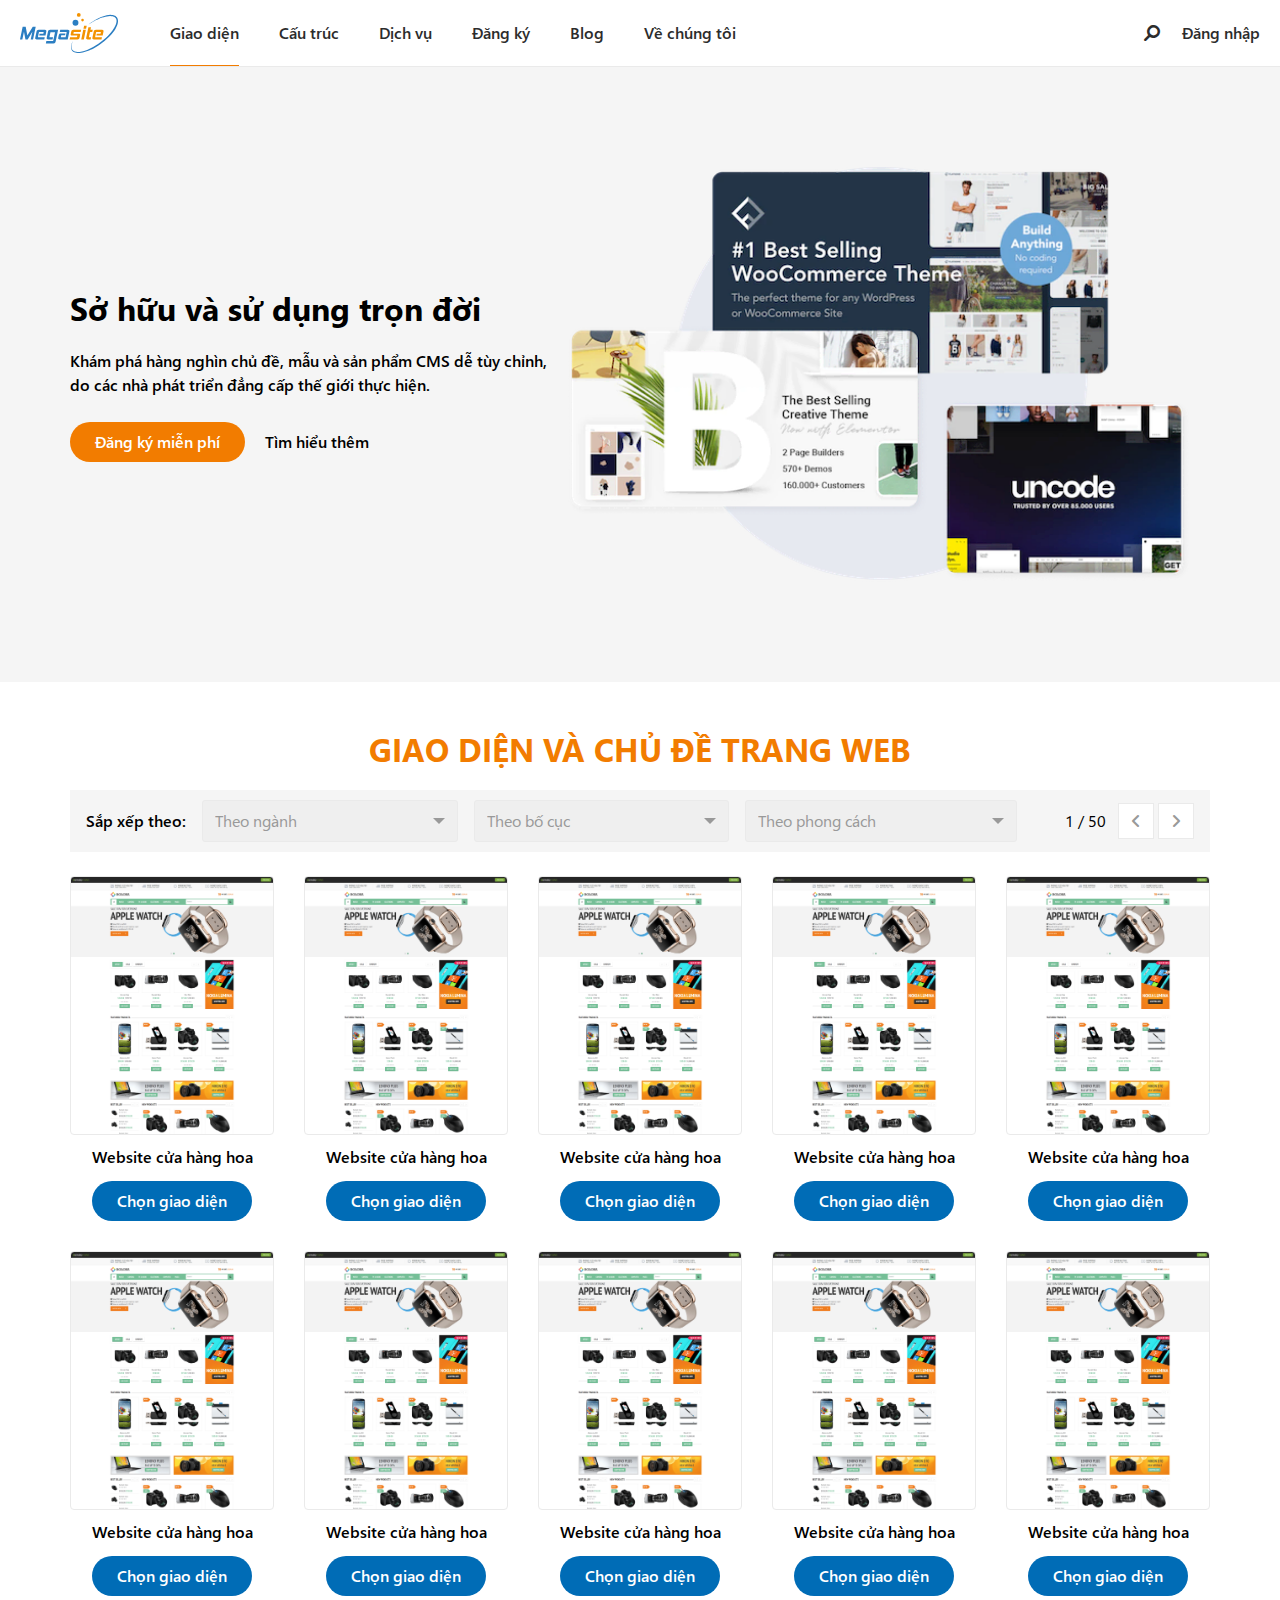
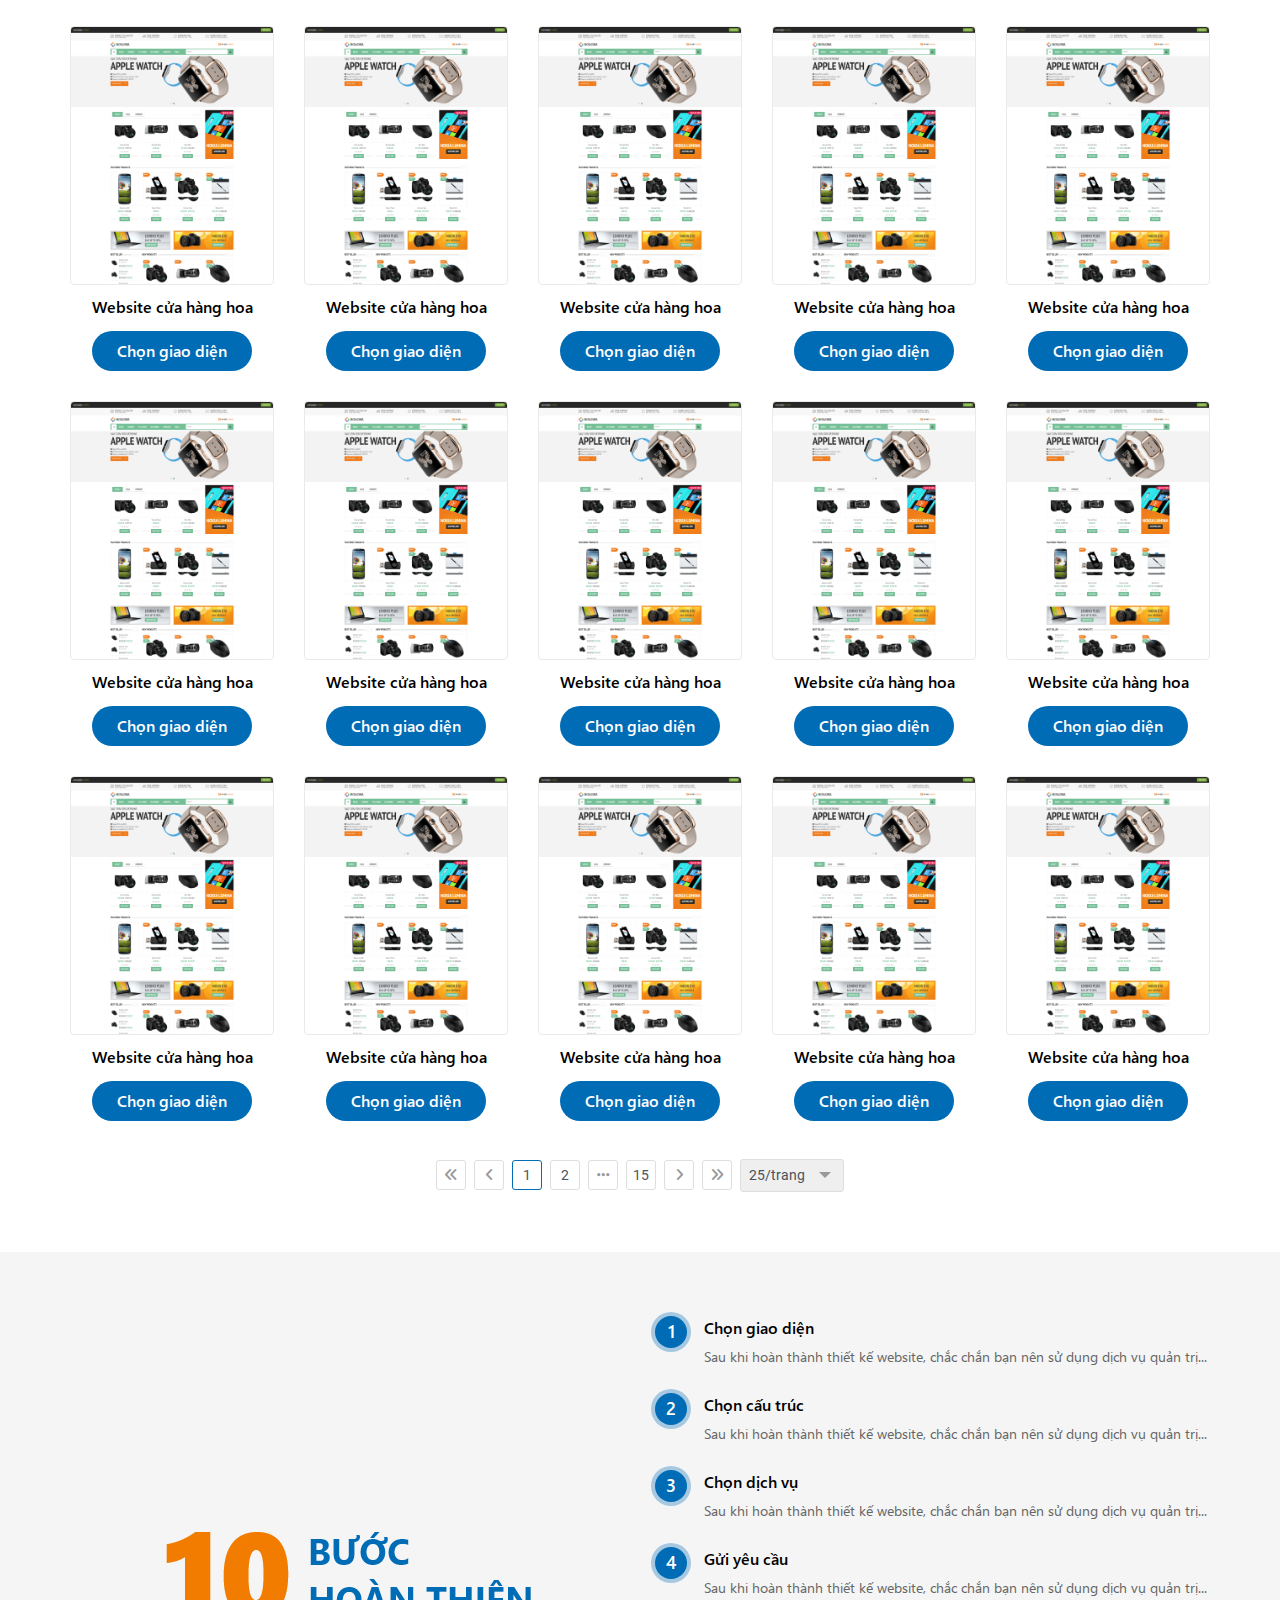
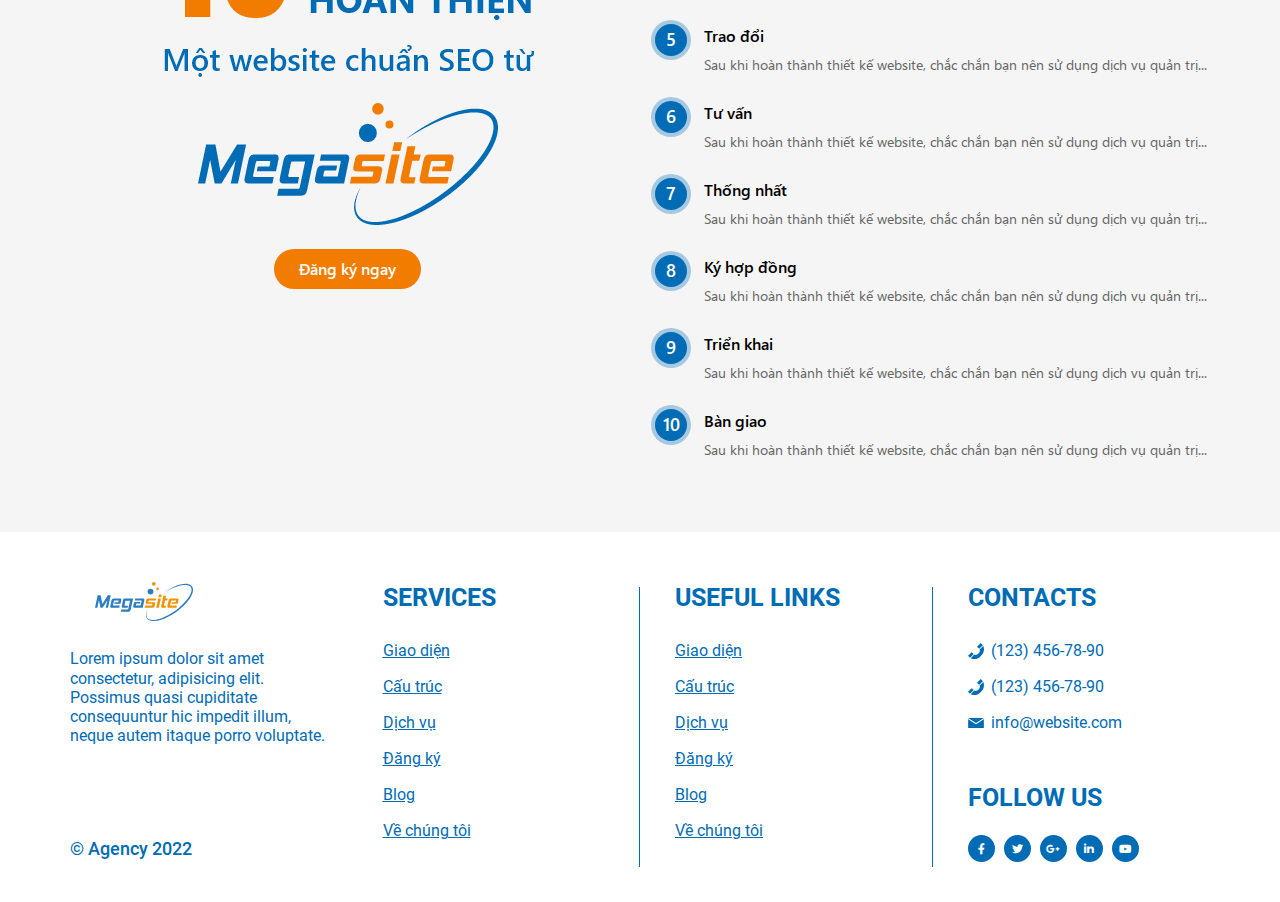
<file: index.html>
<!DOCTYPE html>
<html lang="en">

<head>
    <meta charset="UTF-8">
    <meta http-equiv="X-UA-Compatible" content="IE=edge">
    <meta name="viewport" content="width=device-width, initial-scale=1.0">
    <title>Megasite</title>

    <link rel="stylesheet" href="./assets/bootstrap/bootstrap.min.css">
    <link rel="stylesheet" href="./css/reset.css">
    <link rel="stylesheet" href="./css/style.css">
    <link rel="stylesheet" href="./css/responsive.css">
    <link rel="stylesheet" href="./assets/icon/fontawesome/css/all.min.css">
    <link rel="stylesheet" href="./assets/carousel/owl.carousel.min.css">
    <link rel="stylesheet" href="./assets/carousel/owl.theme.default.min.css">
</head>

<body>
    <header class="header">
        <div class="header-container container-fluid">
            <div class="header-inner d-flex flex-wrap align-items-center">
                <div class="header__bars hidden-md hidden-lg">
                    <i class="fa-solid fa-bars"></i>
                </div>
                <a href="index.html" class="header__logo">
                    <img src="./image/logo.svg" alt="">
                </a>
                <nav class="header__menu">
                    <ul class="d-flex list-unstyled mb-0">
                        <li class="active">
                            <a href="index.html">Giao diện</a>
                        </li>
                        <li><a href="cau-truc.html">Cấu trúc</a></li>
                        <li><a href="dich-vu.html">Dịch vụ</a></li>
                        <li><a href="dang-ky.html">Đăng ký</a></li>
                        <li><a href="#">Blog</a></li>
                        <li><a href="#">Về chúng tôi</a></li>
                        <li class="hidden-md hidden-lg"><a href="#">Đăng nhập</a></li>
                    </ul>
                </nav>
                <div class="header__action d-flex align-items-center">
                    <div class="header__search position-relative">
                        <div class="header__search-icon d-flex align-items-center justify-content-center">
                            <i class="fa-solid fa-magnifying-glass"></i>
                        </div>
                        <div class="header__search-form position-absolute">
                            <form action="" class="d-flex align-items-center">
                                <input type="text" id="header-search" placeholder="Tìm kiếm" autofocus>
                                <button type="submit"><i class="fa-solid fa-magnifying-glass"></i></button>
                            </form>
                        </div>
                    </div>
                    <div class="header__account hidden-xs ">
                        <a href="">
                            Đăng nhập
                        </a>
                    </div>
                </div>
            </div>
        </div>
    </header>

    <section class="page-banner home-banner bg-no-repeat bg-cover">
        <div class="page-banner-container container">
            <div class="page-banner-inner d-flex flex-wrap align-items-center justify-content-between">
                <div class="page-banner__content d-flex flex-column">
                    <h1 class="section-title fw-bold">Sở hữu và sử dụng trọn đời</h1>
                    <p class="page-banner__desc fw-semibold">Khám phá hàng nghìn chủ đề, mẫu và sản phẩm CMS dễ tùy
                        chỉnh, <br>
                        do các nhà
                        phát triển đẳng cấp thế giới thực hiện.</p>
                    <div class="page-banner__action fw-semibold">
                        <a href="#" class="button button--primary button--rounded">Đăng ký miễn phí</a>
                        <a href="#" class="page-banner__action-link">Tìm hiểu thêm</a>
                    </div>
                </div>
                <div class="page-banner__img">
                    <img src="./image/hero-1.png" alt="banner">
                </div>
            </div>
        </div>
    </section>

    <section class="home-theme theme">
        <div class="home-theme-container container">
            <div class="home-theme-container-inner">
                <h2 class="section-title text-center fw-bold text-primary text-uppercase">Giao diện và chủ đề trang web
                </h2>
                <div class="theme-filter d-flex flex-wrap align-items-center">
                    <span class="fw-semibold">Sắp xếp theo: </span>
                    <form action="" class="theme-filter__form d-flex flex-wrap align-items-center">
                        <div class="form-group mb-0">
                            <select class="field-border" name="" id="">
                                <option value="">Theo ngành</option>
                            </select>
                        </div>
                        <div class="form-group mb-0">
                            <select class="field-border" name="" id="">
                                <option value="">Theo bố cục</option>
                            </select>
                        </div>
                        <div class="form-group mb-0">
                            <select class="field-border" name="" id="">
                                <option value="">Theo phong cách</option>
                            </select>
                        </div>
                    </form>
                    <div class="theme-list-control d-flex align-items-center">
                        <div class="theme-list-control__number">
                            <span class="theme-list-index">1</span> /
                            <span class="theme-list-count">50</span>
                        </div>
                        <button class="theme-list-btn prev"><i class="fa-solid fa-angle-left"></i></button>
                        <button class="theme-list-btn next"><i class="fa-solid fa-angle-right"></i></button>
                    </div>
                </div>

                <div class="theme-list">
                    <div class="theme-list-inner row gutter-y-30">
                        <div class="col-xs-6 col-sm-4 col-md-3 col-lg-20p">
                            <div class="theme-item text-center" data-slide-index="0">
                                <a href="#" class="theme-item__thumbnail"
                                    style="background-image:url(./image/thumbnail.png);background-size:cover;background-repeat:no-repeat"></a>
                                <h3 class="theme-item__name fw-semibold"><a href="#">Website cửa hàng hoa</a></h3>
                                <a href="#" class="button button--secondary button--rounded">
                                    Chọn giao diện
                                </a>
                            </div>
                        </div>
                        <div class="col-xs-6 col-sm-4 col-md-3 col-lg-20p">
                            <div class="theme-item text-center" data-slide-index="0">
                                <a href="#" class="theme-item__thumbnail"
                                    style="background-image:url(./image/thumbnail.png);background-size:cover;background-repeat:no-repeat"></a>
                                <h3 class="theme-item__name fw-semibold"><a href="#">Website cửa hàng hoa</a></h3>
                                <a href="#" class="button button--secondary button--rounded">
                                    Chọn giao diện
                                </a>
                            </div>
                        </div>
                        <div class="col-xs-6 col-sm-4 col-md-3 col-lg-20p">
                            <div class="theme-item text-center" data-slide-index="0">
                                <a href="#" class="theme-item__thumbnail"
                                    style="background-image:url(./image/thumbnail.png);background-size:cover;background-repeat:no-repeat"></a>
                                <h3 class="theme-item__name fw-semibold"><a href="#">Website cửa hàng hoa</a></h3>
                                <a href="#" class="button button--secondary button--rounded">
                                    Chọn giao diện
                                </a>
                            </div>
                        </div>
                        <div class="col-xs-6 col-sm-4 col-md-3 col-lg-20p">
                            <div class="theme-item text-center" data-slide-index="0">
                                <a href="#" class="theme-item__thumbnail"
                                    style="background-image:url(./image/thumbnail.png);background-size:cover;background-repeat:no-repeat"></a>
                                <h3 class="theme-item__name fw-semibold"><a href="#">Website cửa hàng hoa</a></h3>
                                <a href="#" class="button button--secondary button--rounded">
                                    Chọn giao diện
                                </a>
                            </div>
                        </div>
                        <div class="col-xs-6 col-sm-4 col-md-3 col-lg-20p">
                            <div class="theme-item text-center" data-slide-index="0">
                                <a href="#" class="theme-item__thumbnail"
                                    style="background-image:url(./image/thumbnail.png);background-size:cover;background-repeat:no-repeat"></a>
                                <h3 class="theme-item__name fw-semibold"><a href="#">Website cửa hàng hoa</a></h3>
                                <a href="#" class="button button--secondary button--rounded">
                                    Chọn giao diện
                                </a>
                            </div>
                        </div>
                        <div class="col-xs-6 col-sm-4 col-md-3 col-lg-20p">
                            <div class="theme-item text-center" data-slide-index="0">
                                <a href="#" class="theme-item__thumbnail"
                                    style="background-image:url(./image/thumbnail.png);background-size:cover;background-repeat:no-repeat"></a>
                                <h3 class="theme-item__name fw-semibold"><a href="#">Website cửa hàng hoa</a></h3>
                                <a href="#" class="button button--secondary button--rounded">
                                    Chọn giao diện
                                </a>
                            </div>
                        </div>
                        <div class="col-xs-6 col-sm-4 col-md-3 col-lg-20p">
                            <div class="theme-item text-center" data-slide-index="0">
                                <a href="#" class="theme-item__thumbnail"
                                    style="background-image:url(./image/thumbnail.png);background-size:cover;background-repeat:no-repeat"></a>
                                <h3 class="theme-item__name fw-semibold"><a href="#">Website cửa hàng hoa</a></h3>
                                <a href="#" class="button button--secondary button--rounded">
                                    Chọn giao diện
                                </a>
                            </div>
                        </div>
                        <div class="col-xs-6 col-sm-4 col-md-3 col-lg-20p">
                            <div class="theme-item text-center" data-slide-index="0">
                                <a href="#" class="theme-item__thumbnail"
                                    style="background-image:url(./image/thumbnail.png);background-size:cover;background-repeat:no-repeat"></a>
                                <h3 class="theme-item__name fw-semibold"><a href="#">Website cửa hàng hoa</a></h3>
                                <a href="#" class="button button--secondary button--rounded">
                                    Chọn giao diện
                                </a>
                            </div>
                        </div>
                        <div class="col-xs-6 col-sm-4 col-md-3 col-lg-20p">
                            <div class="theme-item text-center" data-slide-index="0">
                                <a href="#" class="theme-item__thumbnail"
                                    style="background-image:url(./image/thumbnail.png);background-size:cover;background-repeat:no-repeat"></a>
                                <h3 class="theme-item__name fw-semibold"><a href="#">Website cửa hàng hoa</a></h3>
                                <a href="#" class="button button--secondary button--rounded">
                                    Chọn giao diện
                                </a>
                            </div>
                        </div>
                        <div class="col-xs-6 col-sm-4 col-md-3 col-lg-20p">
                            <div class="theme-item text-center" data-slide-index="0">
                                <a href="#" class="theme-item__thumbnail"
                                    style="background-image:url(./image/thumbnail.png);background-size:cover;background-repeat:no-repeat"></a>
                                <h3 class="theme-item__name fw-semibold"><a href="#">Website cửa hàng hoa</a></h3>
                                <a href="#" class="button button--secondary button--rounded">
                                    Chọn giao diện
                                </a>
                            </div>
                        </div>
                        <div class="col-xs-6 col-sm-4 col-md-3 col-lg-20p">
                            <div class="theme-item text-center" data-slide-index="0">
                                <a href="#" class="theme-item__thumbnail"
                                    style="background-image:url(./image/thumbnail.png);background-size:cover;background-repeat:no-repeat"></a>
                                <h3 class="theme-item__name fw-semibold"><a href="#">Website cửa hàng hoa</a></h3>
                                <a href="#" class="button button--secondary button--rounded">
                                    Chọn giao diện
                                </a>
                            </div>
                        </div>
                        <div class="col-xs-6 col-sm-4 col-md-3 col-lg-20p">
                            <div class="theme-item text-center" data-slide-index="0">
                                <a href="#" class="theme-item__thumbnail"
                                    style="background-image:url(./image/thumbnail.png);background-size:cover;background-repeat:no-repeat"></a>
                                <h3 class="theme-item__name fw-semibold"><a href="#">Website cửa hàng hoa</a></h3>
                                <a href="#" class="button button--secondary button--rounded">
                                    Chọn giao diện
                                </a>
                            </div>
                        </div>
                        <div class="col-xs-6 col-sm-4 col-md-3 col-lg-20p">
                            <div class="theme-item text-center" data-slide-index="0">
                                <a href="#" class="theme-item__thumbnail"
                                    style="background-image:url(./image/thumbnail.png);background-size:cover;background-repeat:no-repeat"></a>
                                <h3 class="theme-item__name fw-semibold"><a href="#">Website cửa hàng hoa</a></h3>
                                <a href="#" class="button button--secondary button--rounded">
                                    Chọn giao diện
                                </a>
                            </div>
                        </div>
                        <div class="col-xs-6 col-sm-4 col-md-3 col-lg-20p">
                            <div class="theme-item text-center" data-slide-index="0">
                                <a href="#" class="theme-item__thumbnail"
                                    style="background-image:url(./image/thumbnail.png);background-size:cover;background-repeat:no-repeat"></a>
                                <h3 class="theme-item__name fw-semibold"><a href="#">Website cửa hàng hoa</a></h3>
                                <a href="#" class="button button--secondary button--rounded">
                                    Chọn giao diện
                                </a>
                            </div>
                        </div>
                        <div class="col-xs-6 col-sm-4 col-md-3 col-lg-20p">
                            <div class="theme-item text-center" data-slide-index="0">
                                <a href="#" class="theme-item__thumbnail"
                                    style="background-image:url(./image/thumbnail.png);background-size:cover;background-repeat:no-repeat"></a>
                                <h3 class="theme-item__name fw-semibold"><a href="#">Website cửa hàng hoa</a></h3>
                                <a href="#" class="button button--secondary button--rounded">
                                    Chọn giao diện
                                </a>
                            </div>
                        </div>
                        <div class="col-xs-6 col-sm-4 col-md-3 col-lg-20p">
                            <div class="theme-item text-center" data-slide-index="0">
                                <a href="#" class="theme-item__thumbnail"
                                    style="background-image:url(./image/thumbnail.png);background-size:cover;background-repeat:no-repeat"></a>
                                <h3 class="theme-item__name fw-semibold"><a href="#">Website cửa hàng hoa</a></h3>
                                <a href="#" class="button button--secondary button--rounded">
                                    Chọn giao diện
                                </a>
                            </div>
                        </div>
                        <div class="col-xs-6 col-sm-4 col-md-3 col-lg-20p">
                            <div class="theme-item text-center" data-slide-index="0">
                                <a href="#" class="theme-item__thumbnail"
                                    style="background-image:url(./image/thumbnail.png);background-size:cover;background-repeat:no-repeat"></a>
                                <h3 class="theme-item__name fw-semibold"><a href="#">Website cửa hàng hoa</a></h3>
                                <a href="#" class="button button--secondary button--rounded">
                                    Chọn giao diện
                                </a>
                            </div>
                        </div>
                        <div class="col-xs-6 col-sm-4 col-md-3 col-lg-20p">
                            <div class="theme-item text-center" data-slide-index="0">
                                <a href="#" class="theme-item__thumbnail"
                                    style="background-image:url(./image/thumbnail.png);background-size:cover;background-repeat:no-repeat"></a>
                                <h3 class="theme-item__name fw-semibold"><a href="#">Website cửa hàng hoa</a></h3>
                                <a href="#" class="button button--secondary button--rounded">
                                    Chọn giao diện
                                </a>
                            </div>
                        </div>
                        <div class="col-xs-6 col-sm-4 col-md-3 col-lg-20p">
                            <div class="theme-item text-center" data-slide-index="0">
                                <a href="#" class="theme-item__thumbnail"
                                    style="background-image:url(./image/thumbnail.png);background-size:cover;background-repeat:no-repeat"></a>
                                <h3 class="theme-item__name fw-semibold"><a href="#">Website cửa hàng hoa</a></h3>
                                <a href="#" class="button button--secondary button--rounded">
                                    Chọn giao diện
                                </a>
                            </div>
                        </div>
                        <div class="col-xs-6 col-sm-4 col-md-3 col-lg-20p">
                            <div class="theme-item text-center" data-slide-index="0">
                                <a href="#" class="theme-item__thumbnail"
                                    style="background-image:url(./image/thumbnail.png);background-size:cover;background-repeat:no-repeat"></a>
                                <h3 class="theme-item__name fw-semibold"><a href="#">Website cửa hàng hoa</a></h3>
                                <a href="#" class="button button--secondary button--rounded">
                                    Chọn giao diện
                                </a>
                            </div>
                        </div>
                        <div class="col-xs-6 col-sm-4 col-md-3 col-lg-20p">
                            <div class="theme-item text-center" data-slide-index="0">
                                <a href="#" class="theme-item__thumbnail"
                                    style="background-image:url(./image/thumbnail.png);background-size:cover;background-repeat:no-repeat"></a>
                                <h3 class="theme-item__name fw-semibold"><a href="#">Website cửa hàng hoa</a></h3>
                                <a href="#" class="button button--secondary button--rounded">
                                    Chọn giao diện
                                </a>
                            </div>
                        </div>
                        <div class="col-xs-6 col-sm-4 col-md-3 col-lg-20p">
                            <div class="theme-item text-center" data-slide-index="0">
                                <a href="#" class="theme-item__thumbnail"
                                    style="background-image:url(./image/thumbnail.png);background-size:cover;background-repeat:no-repeat"></a>
                                <h3 class="theme-item__name fw-semibold"><a href="#">Website cửa hàng hoa</a></h3>
                                <a href="#" class="button button--secondary button--rounded">
                                    Chọn giao diện
                                </a>
                            </div>
                        </div>
                        <div class="col-xs-6 col-sm-4 col-md-3 col-lg-20p">
                            <div class="theme-item text-center" data-slide-index="0">
                                <a href="#" class="theme-item__thumbnail"
                                    style="background-image:url(./image/thumbnail.png);background-size:cover;background-repeat:no-repeat"></a>
                                <h3 class="theme-item__name fw-semibold"><a href="#">Website cửa hàng hoa</a></h3>
                                <a href="#" class="button button--secondary button--rounded">
                                    Chọn giao diện
                                </a>
                            </div>
                        </div>
                        <div class="col-xs-6 col-sm-4 col-md-3 col-lg-20p">
                            <div class="theme-item text-center" data-slide-index="0">
                                <a href="#" class="theme-item__thumbnail"
                                    style="background-image:url(./image/thumbnail.png);background-size:cover;background-repeat:no-repeat"></a>
                                <h3 class="theme-item__name fw-semibold"><a href="#">Website cửa hàng hoa</a></h3>
                                <a href="#" class="button button--secondary button--rounded">
                                    Chọn giao diện
                                </a>
                            </div>
                        </div>
                        <div class="col-xs-6 col-sm-4 col-md-3 col-lg-20p">
                            <div class="theme-item text-center" data-slide-index="0">
                                <a href="#" class="theme-item__thumbnail"
                                    style="background-image:url(./image/thumbnail.png);background-size:cover;background-repeat:no-repeat"></a>
                                <h3 class="theme-item__name fw-semibold"><a href="#">Website cửa hàng hoa</a></h3>
                                <a href="#" class="button button--secondary button--rounded">
                                    Chọn giao diện
                                </a>
                            </div>
                        </div>
                    </div>
                </div>

                <div class="pagination d-flex flex-wrap align-items-center justify-content-center text-small">
                    <ul class="list-unstyled mb-0 d-flex align-items-center">
                        <li><a href=""><i class="fa-solid fa-angles-left"></i></a></li>
                        <li><a href=""><i class="fa-solid fa-angle-left"></i></a></li>
                        <li><a class="pagination-current-page" href="">1</a></li>
                        <li><a href="">2</a></li>
                        <li><a href=""><i class="fa-solid fa-ellipsis"></i></a></li>
                        <li><a href="">15</a></li>
                        <li><a href=""><i class="fa-solid fa-angle-right"></i></a></li>
                        <li><a href=""><i class="fa-solid fa-angles-right"></i></a></li>
                    </ul>
                    <form action="" class="pagination-page">
                        <select name="" id="">
                            <option value="1">25/trang</option>
                            <option value="2">50/trang</option>
                            <option value="3">100/trang</option>
                        </select>
                    </form>
                </div>
            </div>
        </div>
    </section>

    <section class="home-step">
        <div class="home-step-container container">
            <div class="home-step-container-inner">
                <div class="row d-flex flex-wrap align-items-center gutter-y-30">
                    <div class="col-xs-12 col-sm-6">
                        <div class="d-flex register-group flex-column align-items-center">
                            <img src="./image/step-1.png" alt="">
                            <a href="#" class="button button--primary button--rounded">Đăng ký ngay</a>
                        </div>
                    </div>
                    <div class="col-xs-12 col-sm-6">
                        <div class="step-list">
                            <div class="step-item d-flex">
                                <div
                                    class="step-item__number fw-semibold img-circle d-flex align-items-center justify-content-center">
                                    1
                                </div>
                                <div class="step-item__content">
                                    <p class="fw-semibold">Chọn giao diện</p>
                                    <span class="text-small">Sau khi hoàn thành thiết kế website, chắc chắn bạn nên sử
                                        dụng
                                        dịch vụ quản trị...
                                    </span>
                                </div>
                            </div>
                            <div class="step-item d-flex">
                                <div
                                    class="step-item__number fw-semibold img-circle d-flex align-items-center justify-content-center">
                                    2
                                </div>
                                <div class="step-item__content">
                                    <p class="fw-semibold">Chọn cấu trúc</p>
                                    <span class="text-small">Sau khi hoàn thành thiết kế website, chắc chắn bạn nên sử
                                        dụng
                                        dịch vụ quản trị...
                                    </span>
                                </div>
                            </div>
                            <div class="step-item d-flex">
                                <div
                                    class="step-item__number fw-semibold img-circle d-flex align-items-center justify-content-center">
                                    3
                                </div>
                                <div class="step-item__content">
                                    <p class="fw-semibold">Chọn dịch vụ</p>
                                    <span class="text-small">Sau khi hoàn thành thiết kế website, chắc chắn bạn nên sử
                                        dụng
                                        dịch vụ quản trị...
                                    </span>
                                </div>
                            </div>
                            <div class="step-item d-flex">
                                <div
                                    class="step-item__number fw-semibold img-circle d-flex align-items-center justify-content-center">
                                    4
                                </div>
                                <div class="step-item__content">
                                    <p class="fw-semibold">Gửi yêu cầu</p>
                                    <span class="text-small">Sau khi hoàn thành thiết kế website, chắc chắn bạn nên sử
                                        dụng
                                        dịch vụ quản trị...
                                    </span>
                                </div>
                            </div>
                            <div class="step-item d-flex">
                                <div
                                    class="step-item__number fw-semibold img-circle d-flex align-items-center justify-content-center">
                                    5
                                </div>
                                <div class="step-item__content">
                                    <p class="fw-semibold">Trao đổi</p>
                                    <span class="text-small">Sau khi hoàn thành thiết kế website, chắc chắn bạn nên sử
                                        dụng
                                        dịch vụ quản trị...
                                    </span>
                                </div>
                            </div>
                            <div class="step-item d-flex">
                                <div
                                    class="step-item__number fw-semibold img-circle d-flex align-items-center justify-content-center">
                                    6
                                </div>
                                <div class="step-item__content">
                                    <p class="fw-semibold">Tư vấn</p>
                                    <span class="text-small">Sau khi hoàn thành thiết kế website, chắc chắn bạn nên sử
                                        dụng
                                        dịch vụ quản trị...
                                    </span>
                                </div>
                            </div>
                            <div class="step-item d-flex">
                                <div
                                    class="step-item__number fw-semibold img-circle d-flex align-items-center justify-content-center">
                                    7
                                </div>
                                <div class="step-item__content">
                                    <p class="fw-semibold">Thống nhất</p>
                                    <span class="text-small">Sau khi hoàn thành thiết kế website, chắc chắn bạn nên sử
                                        dụng
                                        dịch vụ quản trị...
                                    </span>
                                </div>
                            </div>
                            <div class="step-item d-flex">
                                <div
                                    class="step-item__number fw-semibold img-circle d-flex align-items-center justify-content-center">
                                    8
                                </div>
                                <div class="step-item__content">
                                    <p class="fw-semibold">Ký hợp đồng</p>
                                    <span class="text-small">Sau khi hoàn thành thiết kế website, chắc chắn bạn nên sử
                                        dụng
                                        dịch vụ quản trị...
                                    </span>
                                </div>
                            </div>
                            <div class="step-item d-flex">
                                <div
                                    class="step-item__number fw-semibold img-circle d-flex align-items-center justify-content-center">
                                    9
                                </div>
                                <div class="step-item__content">
                                    <p class="fw-semibold">Triển khai</p>
                                    <span class="text-small">Sau khi hoàn thành thiết kế website, chắc chắn bạn nên sử
                                        dụng
                                        dịch vụ quản trị...
                                    </span>
                                </div>
                            </div>
                            <div class="step-item d-flex">
                                <div
                                    class="step-item__number fw-semibold img-circle d-flex align-items-center justify-content-center">
                                    10
                                </div>
                                <div class="step-item__content">
                                    <p class="fw-semibold">Bàn giao</p>
                                    <span class="text-small">Sau khi hoàn thành thiết kế website, chắc chắn bạn nên sử
                                        dụng
                                        dịch vụ quản trị...
                                    </span>
                                </div>
                            </div>
                        </div>
                    </div>
                </div>
            </div>
        </div>
    </section>

    <footer class="footer">
        <div class="footer-container container">
            <div class="footer-container-inner">
                <div class="row d-flex flex-wrap gutter-y-30">
                    <div class="col-xs-12 col-sm-3">
                        <div class="footer__intro d-flex flex-column">
                            <a href="" class="footer__logo">
                                <img src="./image/logo.svg" alt="">
                            </a>
                            <div class="footer__description text-secondary">
                                Lorem ipsum dolor sit amet consectetur, adipisicing elit. Possimus quasi cupiditate
                                consequuntur hic impedit illum, neque autem itaque porro voluptate.
                            </div>
                            <p class="footer__copyright text-secondary fw-medium">&copy; Agency 2022</p>
                        </div>
                    </div>
                    <div class="col-xs-12 col-sm-3">
                        <div class="footer__item footer__menu footer__item-accordion position-relative">
                            <h4 class="footer__item-title fw-bold text-secondary text-uppercase">Services</h4>
                            <nav class="footer__item-accordion-inner">
                                <ul class="list-unstyled mb-0">
                                    <li><a href="#">Giao diện</a></li>
                                    <li><a href="#">Cấu trúc</a></li>
                                    <li><a href="#">Dịch vụ</a></li>
                                    <li><a href="#">Đăng ký</a></li>
                                    <li><a href="#">Blog</a></li>
                                    <li><a href="#">Về chúng tôi</a></li>
                                </ul>
                            </nav>
                        </div>
                    </div>
                    <div class="col-xs-12 col-sm-3">
                        <div class="footer__item footer__menu footer__item-accordion position-relative">
                            <h4 class="footer__item-title fw-bold text-secondary text-uppercase">Useful Links</h4>
                            <nav class="footer__item-accordion-inner">
                                <ul class="list-unstyled mb-0">
                                    <li><a href="#">Giao diện</a></li>
                                    <li><a href="#">Cấu trúc</a></li>
                                    <li><a href="#">Dịch vụ</a></li>
                                    <li><a href="#">Đăng ký</a></li>
                                    <li><a href="#">Blog</a></li>
                                    <li><a href="#">Về chúng tôi</a></li>
                                </ul>
                            </nav>
                        </div>
                    </div>
                    <div class="col-xs-12 col-sm-3">
                        <div class="footer__item">
                            <div class="footer__item-accordion">
                                <h4 class="footer__item-title fw-bold text-secondary text-uppercase">Contacts</h4>
                                <div class="footer__item-accordion-inner">
                                    <ul class="footer__contact list-unstyled mb-0">
                                        <li><a class="d-flex align-items-center footer__contact--tel"
                                                href="tel:1234567890">(123)
                                                456-78-90</a></li>
                                        <li><a class="d-flex align-items-center footer__contact--tel"
                                                href="tel:1234567890">(123)
                                                456-78-90</a></li>
                                        <li><a class="d-flex align-items-center footer__contact--mail"
                                                href="mailto:info@website.com">info@website.com</a>
                                        </li>
                                    </ul>
                                </div>
                            </div>
                            <div class="footer__social footer__item-accordion">
                                <h4
                                    class="footer__item-title footer__social-title fw-bold text-secondary text-uppercase">
                                    Follow
                                    us</h4>
                                <div class="footer__item-accordion-inner">
                                    <ul
                                        class="footer__social-list list-unstyled mb-0 d-flex flex-wrap align-items-center">
                                        <li><a href=""
                                                class="d-flex align-items-center justify-content-center img-circle">
                                                <i class="fa-brands fa-facebook-f"></i>
                                            </a>
                                        </li>
                                        <li>
                                            <a href=""
                                                class="d-flex align-items-center justify-content-center img-circle">
                                                <i class="fa-brands fa-twitter"></i>
                                            </a>
                                        </li>
                                        <li>
                                            <a href=""
                                                class="d-flex align-items-center justify-content-center img-circle">
                                                <i class="fa-brands fa-google-plus-g"></i>
                                            </a>
                                        </li>
                                        <li>
                                            <a href=""
                                                class="d-flex align-items-center justify-content-center img-circle">
                                                <i class="fa-brands fa-linkedin-in"></i>
                                            </a>
                                        </li>
                                        <li>
                                            <a href=""
                                                class="d-flex align-items-center justify-content-center img-circle">
                                                <i class="fa-brands fa-youtube"></i>
                                            </a>
                                        </li>
                                    </ul>
                                </div>
                            </div>
                        </div>
                    </div>
                </div>
            </div>
        </div>
    </footer>

    <div class="overlay"></div>

    <div class="back-to-top d-flex align-items-center justify-content-center ">
        <i class="fa-solid fa-arrow-up"></i>
    </div>

    <script src="./assets/jquery/jquery.min.js"></script>
    <script src="./assets/bootstrap/bootstrap.min.js"></script>
    <script src="./assets/carousel/owl.carousel.min.js"></script>
    <script src="./javascript/main.js"></script>
</body>

</html>
</file>
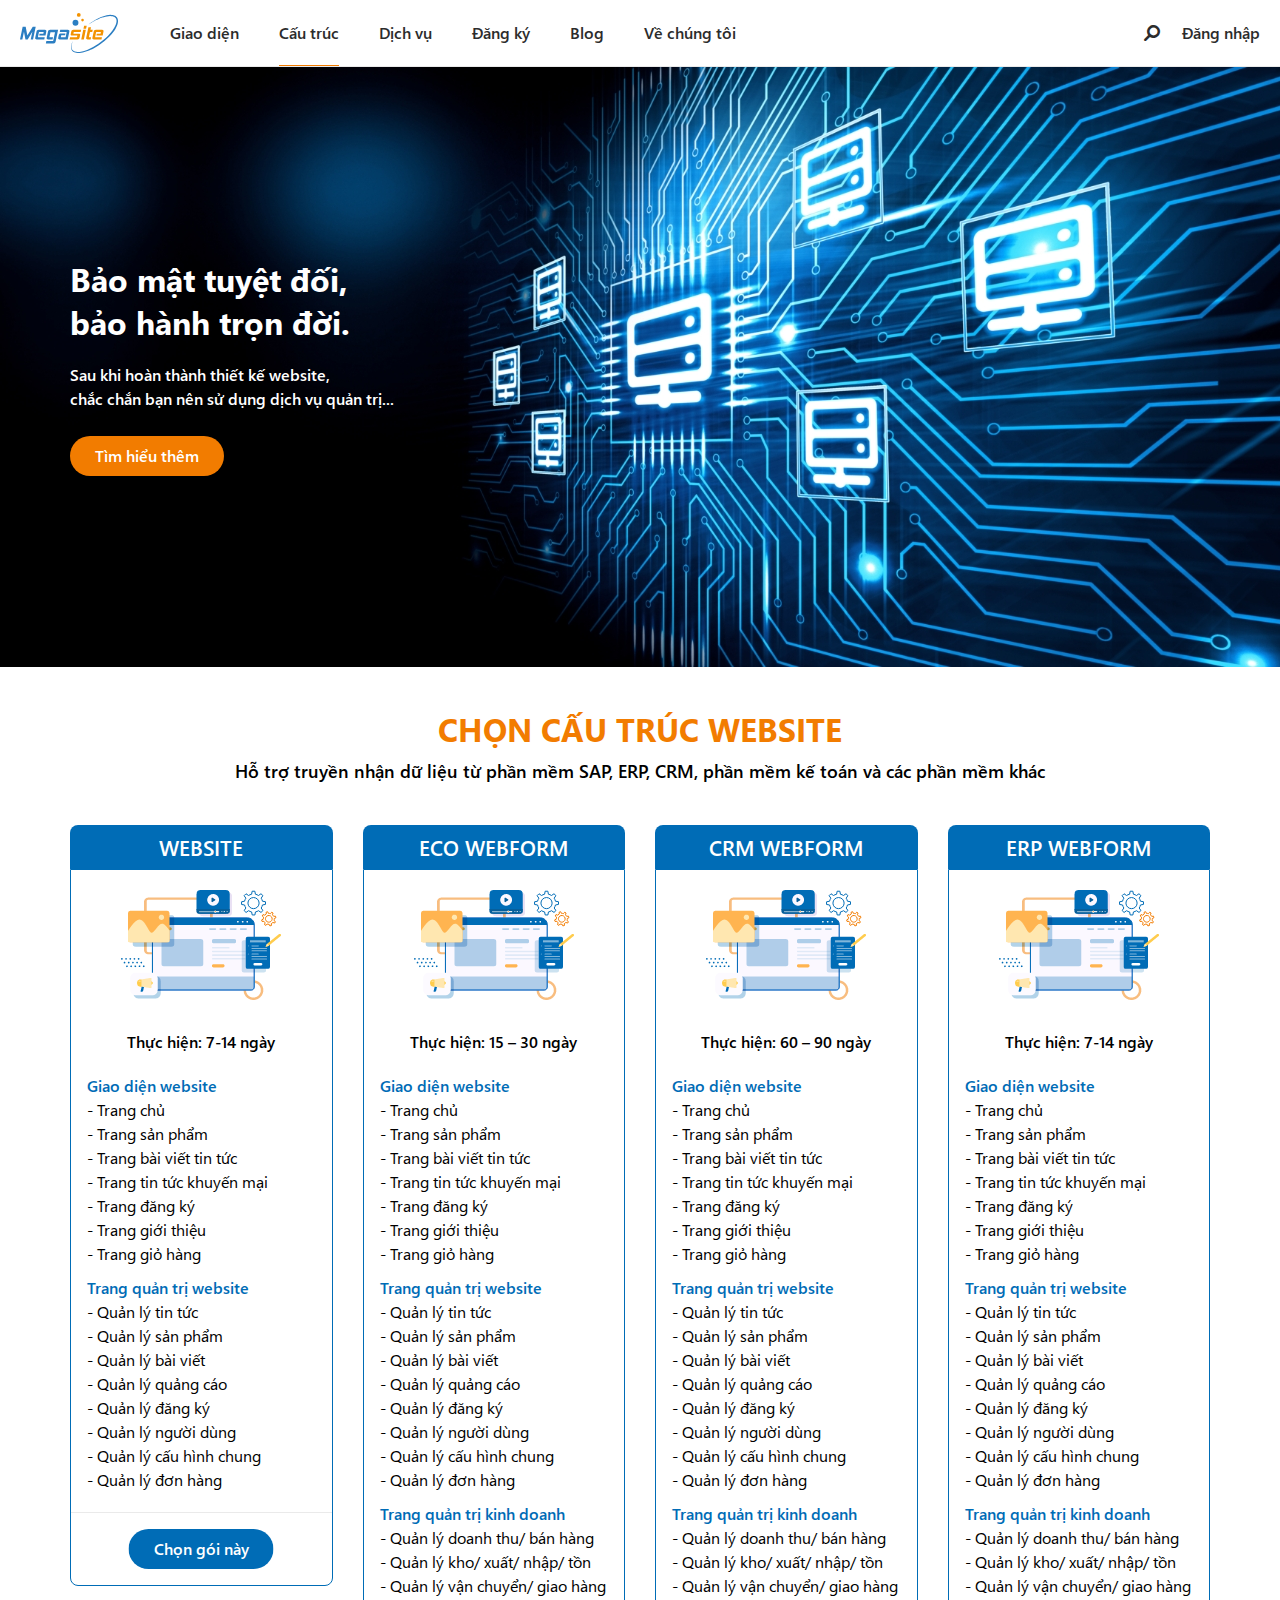
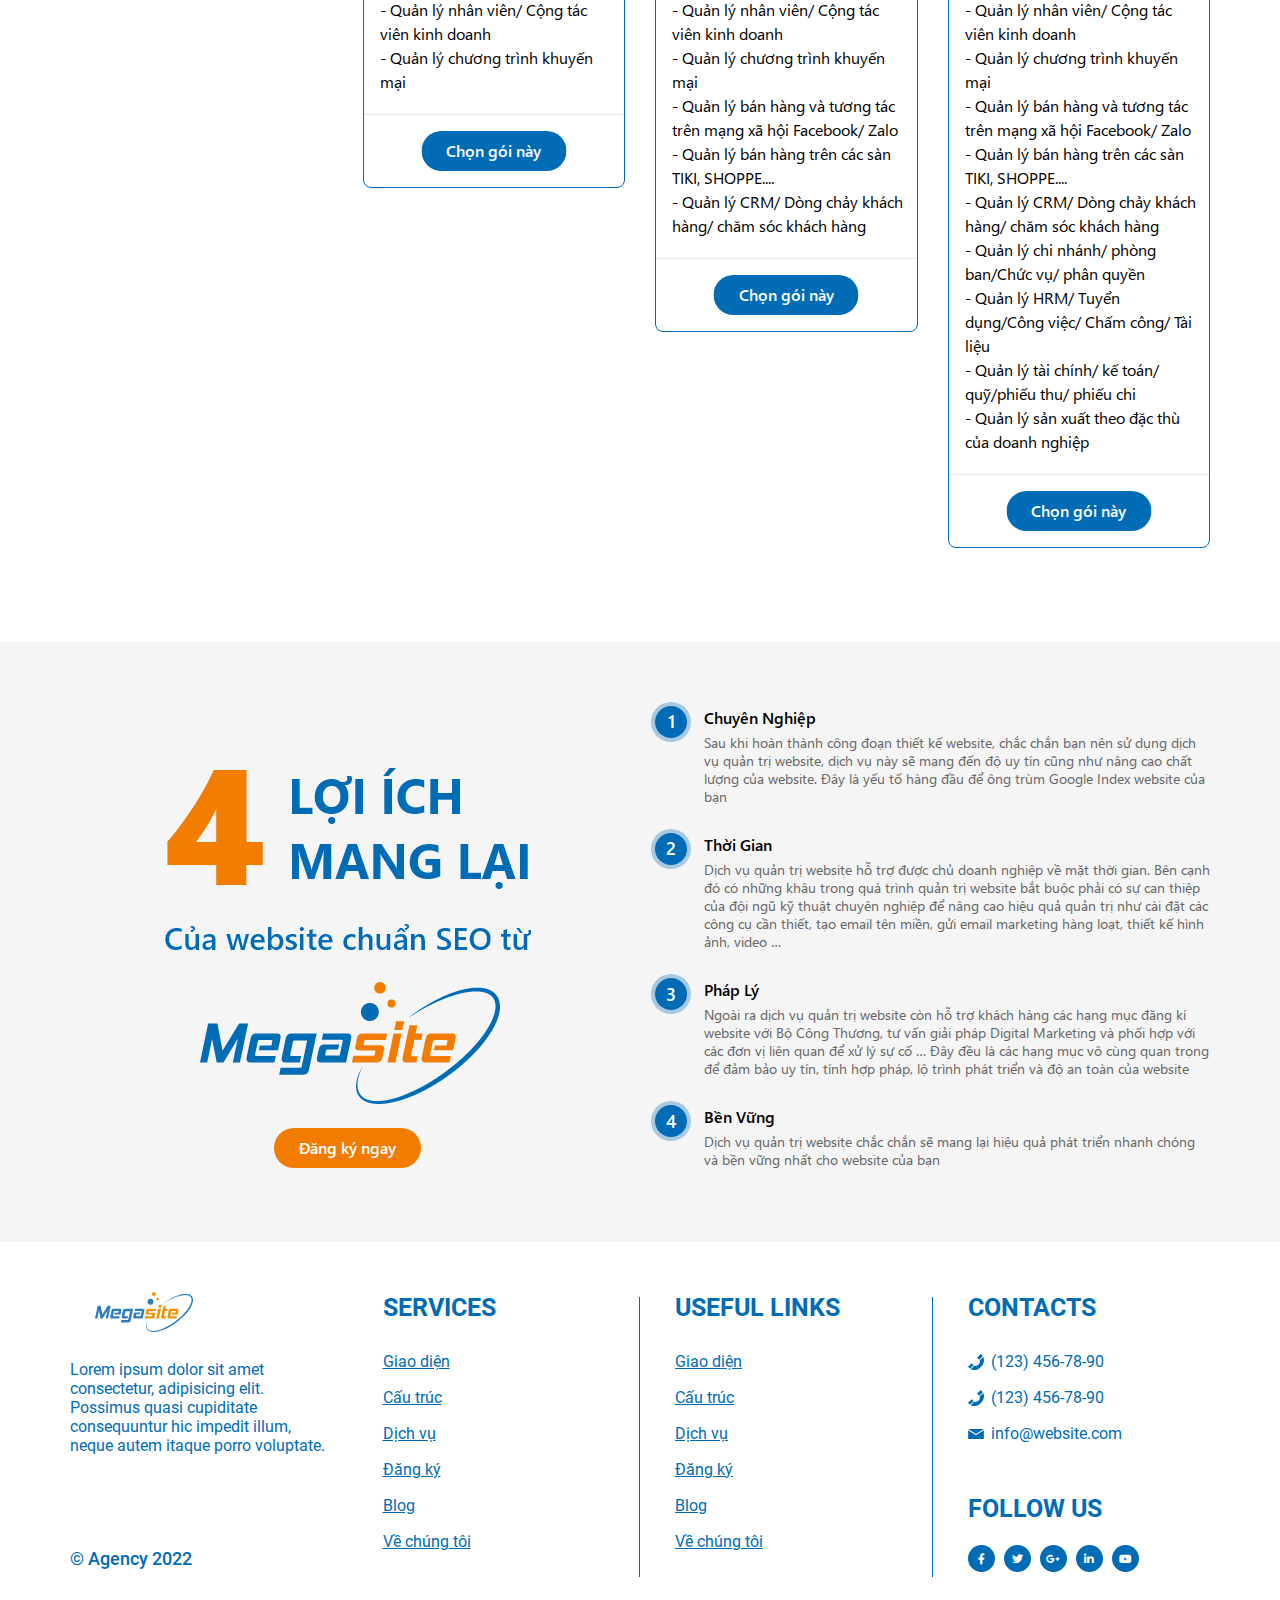
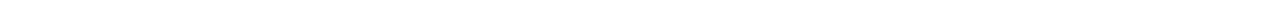
<file: cau-truc.html>
<!DOCTYPE html>
<html lang="en">

<head>
    <meta charset="UTF-8">
    <meta http-equiv="X-UA-Compatible" content="IE=edge">
    <meta name="viewport" content="width=device-width, initial-scale=1.0">
    <title>Cấu trúc</title>

    <link rel="stylesheet" href="./assets/bootstrap/bootstrap.min.css">
    <link rel="stylesheet" href="./css/reset.css">
    <link rel="stylesheet" href="./css/style.css">
    <link rel="stylesheet" href="./css/responsive.css">
    <link rel="stylesheet" href="./assets/icon/fontawesome/css/all.min.css">
    <link rel="stylesheet" href="./assets/carousel/owl.carousel.min.css">
    <link rel="stylesheet" href="./assets/carousel/owl.theme.default.min.css">
</head>

<body>
    <header class="header">
        <div class="header-container container-fluid">
            <div class="header-inner d-flex flex-wrap align-items-center">
                <div class="header__bars hidden-md hidden-lg">
                    <i class="fa-solid fa-bars"></i>
                </div>
                <a href="index.html" class="header__logo">
                    <img src="./image/logo.svg" alt="">
                </a>
                <nav class="header__menu">
                    <ul class="d-flex list-unstyled mb-0">
                        <li>
                            <a href="index.html">Giao diện</a>
                        </li>
                        <li class="active"><a href="cau-truc.html">Cấu trúc</a></li>
                        <li><a href="dich-vu.html">Dịch vụ</a></li>
                        <li><a href="dang-ky.html">Đăng ký</a></li>
                        <li><a href="#">Blog</a></li>
                        <li><a href="#">Về chúng tôi</a></li>
                        <li class="hidden-md hidden-lg"><a href="#">Đăng nhập</a></li>
                    </ul>
                </nav>
                <div class="header__action d-flex align-items-center">
                    <div class="header__search position-relative">
                        <div class="header__search-icon d-flex align-items-center justify-content-center">
                            <i class="fa-solid fa-magnifying-glass"></i>
                        </div>
                        <div class="header__search-form position-absolute">
                            <form action="" class="d-flex align-items-center">
                                <input type="text" id="header-search" placeholder="Tìm kiếm" autofocus>
                                <button type="submit"><i class="fa-solid fa-magnifying-glass"></i></button>
                            </form>
                        </div>
                    </div>
                    <div class="header__account hidden-xs ">
                        <a href="">
                            Đăng nhập
                        </a>
                    </div>
                </div>
            </div>
        </div>
    </header>

    <section class="page-banner bg-no-repeat bg-cover" style="background-image:url(./image/banner-2.jpg)">
        <div class="page-banner-container container">
            <div class="page-banner-inner d-flex flex-wrap align-items-center justify-content-between">
                <div class="page-banner__content d-flex flex-column">
                    <h1 class="section-title fw-bold" style="color:#fff;">Bảo mật tuyệt đối, <br>
                        bảo hành trọn đời.</h1>
                    <p class="page-banner__desc fw-semibold" style="color:#fff;">Sau khi hoàn thành thiết kế website,
                        <br>
                        chắc chắn bạn nên sử dụng dịch vụ quản trị...
                    </p>
                    <div class="page-banner__action fw-semibold">
                        <a href="#" class="button button--primary button--rounded">Tìm hiểu thêm</a>
                    </div>
                </div>
            </div>
        </div>
    </section>

    <section class="option">
        <div class="option-container container">
            <div class="option-container-inner">
                <h2 class="section-title text-uppercase fw-bold text-center text-primary">Chọn cấu trúc website</h2>
                <p class="section-desc fw-semibold text-center">Hỗ trợ truyền nhận dữ liệu từ phần mềm SAP, ERP, CRM,
                    phần
                    mềm kế toán
                    và các phần
                    mềm khác</p>
                <div class="option-list">
                    <div class="row gutter-y-30">
                        <div class="col-xs-12 col-sm-6 col-lg-3">
                            <div class="option-item">
                                <h4 class="option-item__head text-uppercase fw-semibold text-center">Website</h4>
                                <div class="option-item__body">
                                    <div class="option-item__image d-flex align-items-center justify-content-center">
                                        <img src="./image/option.png" alt="">
                                    </div>
                                    <p class="text-center option-item__time fw-semibold">Thực hiện: 7-14 ngày</p>
                                    <div class="option-item__button hidden-lg text-center fw-semibold text-secondary">
                                        Chi tiết gói dịch vụ
                                        <i class="fa-solid fa-angle-down"></i>
                                    </div>
                                    <div class="option-item-inner">
                                        <div class="option-item__content">
                                            <h5 style="color:#006CB6">Giao diện website</h5>
                                            <ul>
                                                <li>- Trang chủ</li>
                                                <li>- Trang sản phẩm</li>
                                                <li>- Trang bài viết tin tức</li>
                                                <li>- Trang tin tức khuyến mại</li>
                                                <li>- Trang đăng ký</li>
                                                <li>- Trang giới thiệu</li>
                                                <li>- Trang giỏ hàng</li>
                                            </ul>
                                            <h5 style="color:#006CB6">Trang quản trị website</h5>
                                            <ul>
                                                <li>- Quản lý tin tức</li>
                                                <li>- Quản lý sản phẩm</li>
                                                <li>- Quản lý bài viết</li>
                                                <li>- Quản lý quảng cáo</li>
                                                <li>- Quản lý đăng ký</li>
                                                <li>- Quản lý người dùng</li>
                                                <li>- Quản lý cấu hình chung</li>
                                                <li>- Quản lý đơn hàng</li>
                                            </ul>
                                        </div>
                                        <a href="#" class="button button--rounded button--secondary button--center">Chọn
                                            gói
                                            này</a>
                                    </div>
                                </div>
                            </div>
                        </div>
                        <div class="col-xs-12 col-sm-6 col-lg-3">
                            <div class="option-item">
                                <h4 class="option-item__head text-uppercase fw-semibold text-center">ECO WEBFORM</h4>
                                <div class="option-item__body">
                                    <div class="option-item__image d-flex align-items-center justify-content-center">
                                        <img src="./image/option.png" alt="">
                                    </div>
                                    <p class="text-center option-item__time fw-semibold">Thực hiện: 15 – 30 ngày</p>
                                    <div class="option-item__button hidden-lg text-center fw-semibold text-secondary">
                                        Chi tiết gói dịch vụ
                                        <i class="fa-solid fa-angle-down"></i>
                                    </div>
                                    <div class="option-item-inner">
                                        <div class="option-item__content">
                                            <h5 style="color:#006CB6">Giao diện website</h5>
                                            <ul>
                                                <li>- Trang chủ</li>
                                                <li>- Trang sản phẩm</li>
                                                <li>- Trang bài viết tin tức</li>
                                                <li>- Trang tin tức khuyến mại</li>
                                                <li>- Trang đăng ký</li>
                                                <li>- Trang giới thiệu</li>
                                                <li>- Trang giỏ hàng</li>
                                            </ul>
                                            <h5 style="color:#006CB6">Trang quản trị website</h5>
                                            <ul>
                                                <li>- Quản lý tin tức</li>
                                                <li>- Quản lý sản phẩm</li>
                                                <li>- Quản lý bài viết</li>
                                                <li>- Quản lý quảng cáo</li>
                                                <li>- Quản lý đăng ký</li>
                                                <li>- Quản lý người dùng</li>
                                                <li>- Quản lý cấu hình chung</li>
                                                <li>- Quản lý đơn hàng</li>
                                            </ul>
                                            <h5 style="color:#006CB6">Trang quản trị kinh doanh</h5>
                                            <ul>
                                                <li>- Quản lý doanh thu/ bán hàng</li>
                                                <li>- Quản lý kho/ xuất/ nhập/ tồn</li>
                                                <li>- Quản lý vận chuyển/ giao hàng</li>
                                                <li>- Quản lý nhân viên/ Cộng tác viên kinh doanh</li>
                                                <li>- Quản lý chương trình khuyến mại</li>
                                            </ul>
                                        </div>
                                        <a href="#" class="button button--rounded button--secondary button--center">Chọn
                                            gói
                                            này</a>
                                    </div>
                                </div>
                            </div>
                        </div>
                        <div class="col-xs-12 col-sm-6 col-lg-3">
                            <div class="option-item">
                                <h4 class="option-item__head text-uppercase fw-semibold text-center">CRM WEBFORM</h4>
                                <div class="option-item__body">
                                    <div class="option-item__image d-flex align-items-center justify-content-center">
                                        <img src="./image/option.png" alt="">
                                    </div>
                                    <p class="text-center option-item__time fw-semibold">Thực hiện: 60 – 90 ngày</p>
                                    <div class="option-item__button hidden-lg text-center fw-semibold text-secondary">
                                        Chi tiết gói dịch vụ
                                        <i class="fa-solid fa-angle-down"></i>
                                    </div>
                                    <div class="option-item-inner">
                                        <div class="option-item__content">
                                            <h5 style="color:#006CB6">Giao diện website</h5>
                                            <ul>
                                                <li>- Trang chủ</li>
                                                <li>- Trang sản phẩm</li>
                                                <li>- Trang bài viết tin tức</li>
                                                <li>- Trang tin tức khuyến mại</li>
                                                <li>- Trang đăng ký</li>
                                                <li>- Trang giới thiệu</li>
                                                <li>- Trang giỏ hàng</li>
                                            </ul>
                                            <h5 style="color:#006CB6">Trang quản trị website</h5>
                                            <ul>
                                                <li>- Quản lý tin tức</li>
                                                <li>- Quản lý sản phẩm</li>
                                                <li>- Quản lý bài viết</li>
                                                <li>- Quản lý quảng cáo</li>
                                                <li>- Quản lý đăng ký</li>
                                                <li>- Quản lý người dùng</li>
                                                <li>- Quản lý cấu hình chung</li>
                                                <li>- Quản lý đơn hàng</li>
                                            </ul>
                                            <h5 style="color:#006CB6">Trang quản trị kinh doanh</h5>
                                            <ul>
                                                <li>- Quản lý doanh thu/ bán hàng</li>
                                                <li>- Quản lý kho/ xuất/ nhập/ tồn</li>
                                                <li>- Quản lý vận chuyển/ giao hàng</li>
                                                <li>- Quản lý nhân viên/ Cộng tác viên kinh doanh</li>
                                                <li>- Quản lý chương trình khuyến mại</li>
                                                <li>- Quản lý bán hàng và tương tác trên mạng xã hội Facebook/ Zalo</li>
                                                <li>- Quản lý bán hàng trên các sàn TIKI, SHOPPE....</li>
                                                <li>- Quản lý CRM/ Dòng chảy khách hàng/ chăm sóc khách hàng</li>
                                            </ul>
                                        </div>
                                        <a href="#" class="button button--rounded button--secondary button--center">Chọn
                                            gói
                                            này</a>
                                    </div>
                                </div>
                            </div>
                        </div>
                        <div class="col-xs-12 col-sm-6 col-lg-3">
                            <div class="option-item">
                                <h4 class="option-item__head text-uppercase fw-semibold text-center">ERP WEBFORM</h4>
                                <div class="option-item__body">
                                    <div class="option-item__image d-flex align-items-center justify-content-center">
                                        <img src="./image/option.png" alt="">
                                    </div>
                                    <p class="text-center option-item__time fw-semibold">Thực hiện: 7-14 ngày</p>
                                    <div class="option-item__button hidden-lg text-center fw-semibold text-secondary">
                                        Chi tiết gói dịch vụ
                                        <i class="fa-solid fa-angle-down"></i>
                                    </div>
                                    <div class="option-item-inner">
                                        <div class="option-item__content">
                                            <h5 style="color:#006CB6">Giao diện website</h5>
                                            <ul>
                                                <li>- Trang chủ</li>
                                                <li>- Trang sản phẩm</li>
                                                <li>- Trang bài viết tin tức</li>
                                                <li>- Trang tin tức khuyến mại</li>
                                                <li>- Trang đăng ký</li>
                                                <li>- Trang giới thiệu</li>
                                                <li>- Trang giỏ hàng</li>
                                            </ul>
                                            <h5 style="color:#006CB6">Trang quản trị website</h5>
                                            <ul>
                                                <li>- Quản lý tin tức</li>
                                                <li>- Quản lý sản phẩm</li>
                                                <li>- Quản lý bài viết</li>
                                                <li>- Quản lý quảng cáo</li>
                                                <li>- Quản lý đăng ký</li>
                                                <li>- Quản lý người dùng</li>
                                                <li>- Quản lý cấu hình chung</li>
                                                <li>- Quản lý đơn hàng</li>
                                            </ul>
                                            <h5 style="color:#006CB6">Trang quản trị kinh doanh</h5>
                                            <ul>
                                                <li>- Quản lý doanh thu/ bán hàng</li>
                                                <li>- Quản lý kho/ xuất/ nhập/ tồn</li>
                                                <li>- Quản lý vận chuyển/ giao hàng</li>
                                                <li>- Quản lý nhân viên/ Cộng tác viên kinh doanh</li>
                                                <li>- Quản lý chương trình khuyến mại</li>
                                                <li>- Quản lý bán hàng và tương tác trên mạng xã hội Facebook/ Zalo</li>
                                                <li>- Quản lý bán hàng trên các sàn TIKI, SHOPPE....</li>
                                                <li>- Quản lý CRM/ Dòng chảy khách hàng/ chăm sóc khách hàng</li>
                                                <li>- Quản lý chi nhánh/ phòng ban/Chức vụ/ phân quyền</li>
                                                <li>- Quản lý HRM/ Tuyển dụng/Công việc/ Chấm công/ Tài liệu </li>
                                                <li>- Quản lý tài chính/ kế toán/ quỹ/phiếu thu/ phiếu chi </li>
                                                <li>- Quản lý sản xuất theo đặc thù của doanh nghiệp</li>
                                            </ul>
                                        </div>
                                        <a href="#" class="button button--rounded button--secondary button--center">Chọn
                                            gói
                                            này</a>
                                    </div>
                                </div>
                            </div>
                        </div>
                    </div>
                </div>
            </div>
        </div>
    </section>

    <section class="step">
        <div class="step-container container">
            <div class="step-container-inner">
                <div class="row d-flex flex-wrap align-items-center gutter-y-30">
                    <div class="col-xs-12 col-sm-6">
                        <div class="d-flex register-group flex-column align-items-center">
                            <img src="./image/step-2.png" alt="">
                            <a href="#" class="button button--primary button--rounded">Đăng ký ngay</a>
                        </div>
                    </div>
                    <div class="col-xs-12 col-sm-6">
                        <div class="step-list">
                            <div class="step-item d-flex">
                                <div
                                    class="step-item__number fw-semibold img-circle d-flex align-items-center justify-content-center">
                                    1
                                </div>
                                <div class="step-item__content">
                                    <p class="fw-semibold">Chuyên Nghiệp</p>
                                    <span class="text-small">Sau khi hoàn thành công đoạn thiết kế website, chắc chắn
                                        bạn
                                        nên sử dụng dịch vụ
                                        quản trị website, dịch vụ này sẽ mang đến độ uy tín cũng như nâng cao chất lượng
                                        của
                                        website. Đây là yếu tố hàng đầu để ông trùm Google Index website của bạn
                                    </span>
                                </div>
                            </div>
                            <div class="step-item d-flex">
                                <div
                                    class="step-item__number fw-semibold img-circle d-flex align-items-center justify-content-center">
                                    2
                                </div>
                                <div class="step-item__content">
                                    <p class="fw-semibold">Thời Gian</p>
                                    <span class="text-small">Dịch vụ quản trị website hỗ trợ được chủ doanh nghiệp về
                                        mặt
                                        thời gian. Bên cạnh đó có
                                        những khâu trong quá trình quản trị website bắt buộc phải có sự can thiệp của
                                        đội
                                        ngũ
                                        kỹ thuật chuyên nghiệp để nâng cao hiệu quả quản trị như cài đặt các công cụ cần
                                        thiết,
                                        tạo email tên miền, gửi email marketing hàng loạt, thiết kế hình ảnh, video …
                                    </span>
                                </div>
                            </div>
                            <div class="step-item d-flex">
                                <div
                                    class="step-item__number fw-semibold img-circle d-flex align-items-center justify-content-center">
                                    3
                                </div>
                                <div class="step-item__content">
                                    <p class="fw-semibold">Pháp Lý</p>
                                    <span class="text-small">Ngoài ra dịch vụ quản trị website còn hỗ trợ khách hàng các
                                        hạng mục đăng kí website với
                                        Bộ Công Thương, tư vấn giải pháp Digital Marketing và phối hợp với các đơn vị
                                        liên
                                        quan
                                        để xử lý sự cố … Đây đều là các hạng mục vô cùng quan trọng để đảm bảo uy tín,
                                        tính
                                        hợp pháp, lộ trình phát triển và độ an toàn của website
                                    </span>
                                </div>
                            </div>
                            <div class="step-item d-flex">
                                <div
                                    class="step-item__number fw-semibold img-circle d-flex align-items-center justify-content-center">
                                    4
                                </div>
                                <div class="step-item__content">
                                    <p class="fw-semibold">Bền Vững</p>
                                    <span class="text-small">Dịch vụ quản trị website chắc chắn sẽ mang lại hiệu quả
                                        phát
                                        triển nhanh chóng và bền
                                        vững nhất cho website của bạn
                                    </span>
                                </div>
                            </div>
                        </div>
                    </div>
                </div>
            </div>
        </div>
    </section>

    <footer class="footer">
        <div class="footer-container container">
            <div class="footer-container-inner">
                <div class="row d-flex flex-wrap gutter-y-30">
                    <div class="col-xs-12 col-sm-3">
                        <div class="footer__intro d-flex flex-column">
                            <a href="" class="footer__logo">
                                <img src="./image/logo.svg" alt="">
                            </a>
                            <div class="footer__description text-secondary">
                                Lorem ipsum dolor sit amet consectetur, adipisicing elit. Possimus quasi cupiditate
                                consequuntur hic impedit illum, neque autem itaque porro voluptate.
                            </div>
                            <p class="footer__copyright text-secondary fw-medium">&copy; Agency 2022</p>
                        </div>
                    </div>
                    <div class="col-xs-12 col-sm-3">
                        <div class="footer__item footer__menu footer__item-accordion position-relative">
                            <h4 class="footer__item-title fw-bold text-secondary text-uppercase">Services</h4>
                            <nav class="footer__item-accordion-inner">
                                <ul class="list-unstyled mb-0">
                                    <li><a href="#">Giao diện</a></li>
                                    <li><a href="#">Cấu trúc</a></li>
                                    <li><a href="#">Dịch vụ</a></li>
                                    <li><a href="#">Đăng ký</a></li>
                                    <li><a href="#">Blog</a></li>
                                    <li><a href="#">Về chúng tôi</a></li>
                                </ul>
                            </nav>
                        </div>
                    </div>
                    <div class="col-xs-12 col-sm-3">
                        <div class="footer__item footer__menu footer__item-accordion position-relative">
                            <h4 class="footer__item-title fw-bold text-secondary text-uppercase">Useful Links</h4>
                            <nav class="footer__item-accordion-inner">
                                <ul class="list-unstyled mb-0">
                                    <li><a href="#">Giao diện</a></li>
                                    <li><a href="#">Cấu trúc</a></li>
                                    <li><a href="#">Dịch vụ</a></li>
                                    <li><a href="#">Đăng ký</a></li>
                                    <li><a href="#">Blog</a></li>
                                    <li><a href="#">Về chúng tôi</a></li>
                                </ul>
                            </nav>
                        </div>
                    </div>
                    <div class="col-xs-12 col-sm-3">
                        <div class="footer__item">
                            <div class="footer__item-accordion">
                                <h4 class="footer__item-title fw-bold text-secondary text-uppercase">Contacts</h4>
                                <div class="footer__item-accordion-inner">
                                    <ul class="footer__contact list-unstyled mb-0">
                                        <li><a class="d-flex align-items-center footer__contact--tel"
                                                href="tel:1234567890">(123)
                                                456-78-90</a></li>
                                        <li><a class="d-flex align-items-center footer__contact--tel"
                                                href="tel:1234567890">(123)
                                                456-78-90</a></li>
                                        <li><a class="d-flex align-items-center footer__contact--mail"
                                                href="mailto:info@website.com">info@website.com</a>
                                        </li>
                                    </ul>
                                </div>
                            </div>
                            <div class="footer__social footer__item-accordion">
                                <h4
                                    class="footer__item-title footer__social-title fw-bold text-secondary text-uppercase">
                                    Follow
                                    us</h4>
                                <div class="footer__item-accordion-inner">
                                    <ul
                                        class="footer__social-list list-unstyled mb-0 d-flex flex-wrap align-items-center">
                                        <li><a href=""
                                                class="d-flex align-items-center justify-content-center img-circle">
                                                <i class="fa-brands fa-facebook-f"></i>
                                            </a>
                                        </li>
                                        <li>
                                            <a href=""
                                                class="d-flex align-items-center justify-content-center img-circle">
                                                <i class="fa-brands fa-twitter"></i>
                                            </a>
                                        </li>
                                        <li>
                                            <a href=""
                                                class="d-flex align-items-center justify-content-center img-circle">
                                                <i class="fa-brands fa-google-plus-g"></i>
                                            </a>
                                        </li>
                                        <li>
                                            <a href=""
                                                class="d-flex align-items-center justify-content-center img-circle">
                                                <i class="fa-brands fa-linkedin-in"></i>
                                            </a>
                                        </li>
                                        <li>
                                            <a href=""
                                                class="d-flex align-items-center justify-content-center img-circle">
                                                <i class="fa-brands fa-youtube"></i>
                                            </a>
                                        </li>
                                    </ul>
                                </div>
                            </div>
                        </div>
                    </div>
                </div>
            </div>
        </div>
    </footer>

    <div class="overlay"></div>

    <div class="back-to-top d-flex align-items-center justify-content-center ">
        <i class="fa-solid fa-arrow-up"></i>
    </div>

    <script src="./assets/jquery/jquery.min.js"></script>
    <script src="./assets/bootstrap/bootstrap.min.js"></script>
    <script src="./assets/carousel/owl.carousel.min.js"></script>
    <script src="./javascript/main.js"></script>
</body>

</html>
</file>
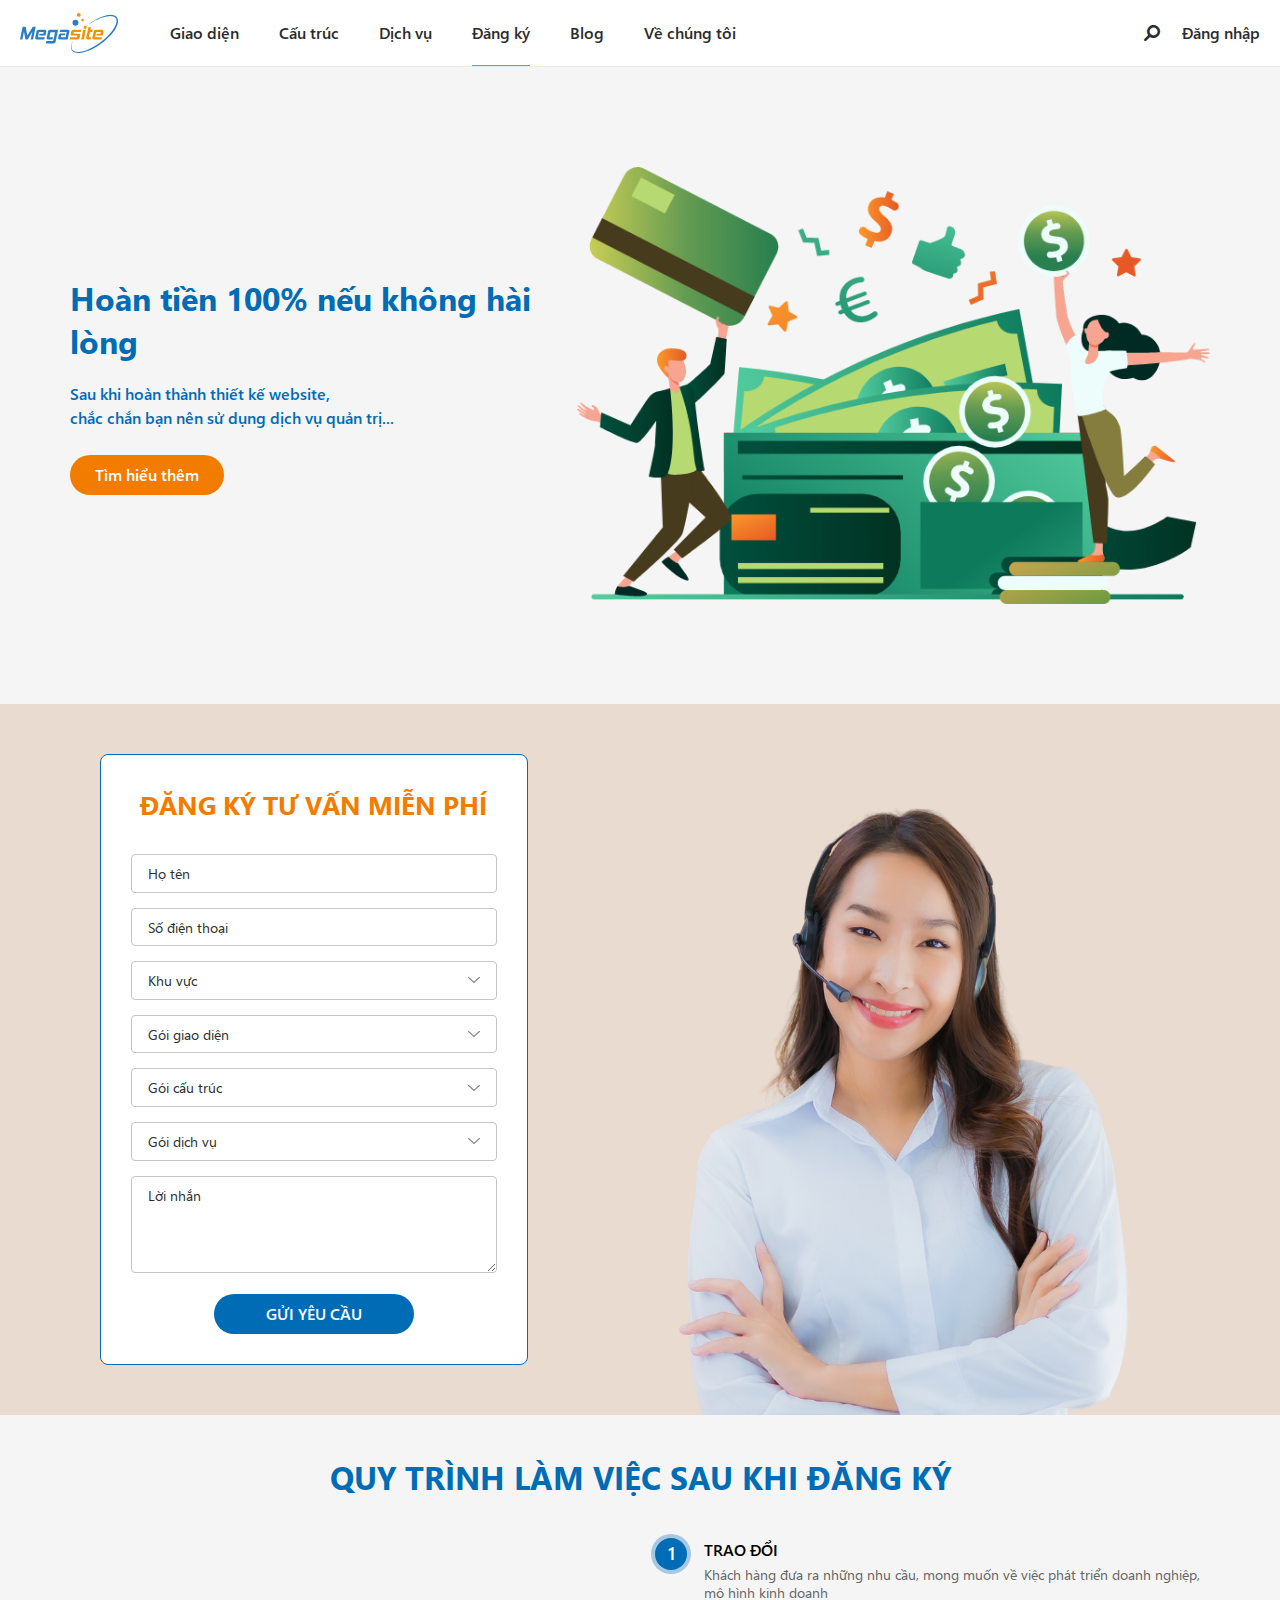
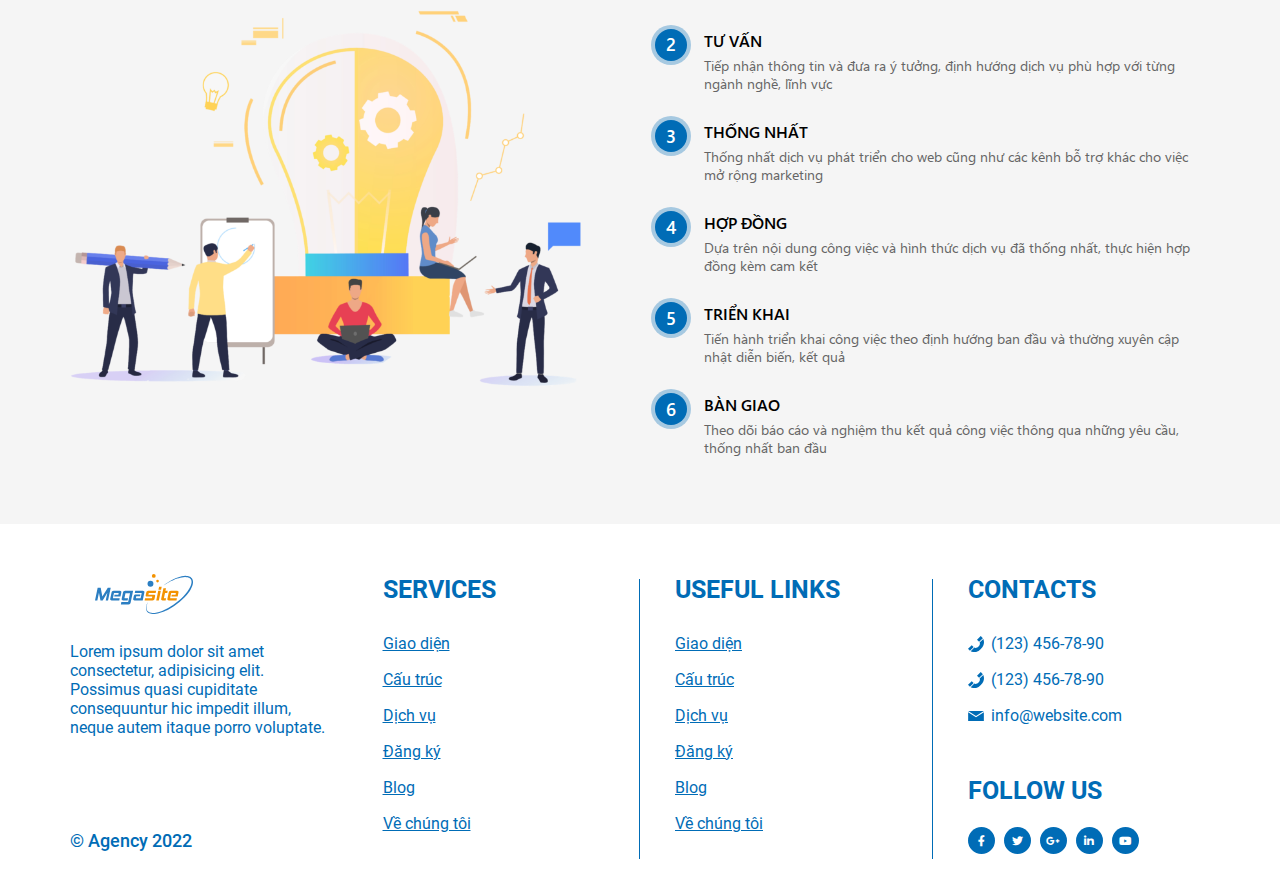
<file: dang-ky.html>
<!DOCTYPE html>
<html lang="en">

<head>
    <meta charset="UTF-8">
    <meta http-equiv="X-UA-Compatible" content="IE=edge">
    <meta name="viewport" content="width=device-width, initial-scale=1.0">
    <title>Đăng ký</title>

    <link rel="stylesheet" href="./assets/bootstrap/bootstrap.min.css">
    <link rel="stylesheet" href="./css/reset.css">
    <link rel="stylesheet" href="./css/style.css">
    <link rel="stylesheet" href="./css/responsive.css">
    <link rel="stylesheet" href="./assets/icon/fontawesome/css/all.min.css">
    <link rel="stylesheet" href="./assets/carousel/owl.carousel.min.css">
    <link rel="stylesheet" href="./assets/carousel/owl.theme.default.min.css">
</head>

<body>
    <header class="header">
        <div class="header-container container-fluid">
            <div class="header-inner d-flex flex-wrap align-items-center">
                <div class="header__bars hidden-md hidden-lg">
                    <i class="fa-solid fa-bars"></i>
                </div>
                <a href="index.html" class="header__logo">
                    <img src="./image/logo.svg" alt="">
                </a>
                <nav class="header__menu">
                    <ul class="d-flex list-unstyled mb-0">
                        <li>
                            <a href="index.html">Giao diện</a>
                        </li>
                        <li><a href="cau-truc.html">Cấu trúc</a></li>
                        <li><a href="dich-vu.html">Dịch vụ</a></li>
                        <li class="active"><a href="dang-ky.html">Đăng ký</a></li>
                        <li><a href="#">Blog</a></li>
                        <li><a href="#">Về chúng tôi</a></li>
                        <li class="hidden-md hidden-lg"><a href="#">Đăng nhập</a></li>
                    </ul>
                </nav>
                <div class="header__action d-flex align-items-center">
                    <div class="header__search position-relative">
                        <div class="header__search-icon d-flex align-items-center justify-content-center">
                            <i class="fa-solid fa-magnifying-glass"></i>
                        </div>
                        <div class="header__search-form position-absolute">
                            <form action="" class="d-flex align-items-center">
                                <input type="text" id="header-search" placeholder="Tìm kiếm" autofocus>
                                <button type="submit"><i class="fa-solid fa-magnifying-glass"></i></button>
                            </form>
                        </div>
                    </div>
                    <div class="header__account hidden-xs ">
                        <a href="">
                            Đăng nhập
                        </a>
                    </div>
                </div>
            </div>
        </div>
    </header>

    <section class="page-banner bg-no-repeat bg-cover">
        <div class="page-banner-container container">
            <div class="page-banner-inner d-flex flex-wrap align-items-center justify-content-between">
                <div class="page-banner__content d-flex flex-column">
                    <h1 class="section-title fw-bold" style="color:#006CB6;">Hoàn tiền 100% nếu không hài lòng</h1>
                    <p class="page-banner__desc fw-semibold" style="color:#006CB6;">Sau khi hoàn thành thiết kế
                        website,
                        <br>
                        chắc chắn bạn nên sử dụng dịch vụ quản trị...
                    </p>
                    <div class="page-banner__action fw-semibold">
                        <a href="#" class="button button--primary button--rounded">Tìm hiểu thêm</a>
                    </div>
                </div>
                <div class="page-banner__img">
                    <img src="./image/hero-2.png" alt="banner">
                </div>
            </div>
        </div>
    </section>

    <section class="register bg-cover">
        <div class="register-container container">
            <div class="register-container-inner">
                <div class="row d-flex flex-wrap register-container-inner">
                    <div class="col-xs-12 col-sm-6 col-md-6 col-lg-5 register__form-wrapper">
                        <div class="register__form">
                            <h2 class="register__form-title fw-bold text-center text-primary text-uppercase">Đăng ký tư
                                vấn
                                miễn
                                phí</h2>
                            <form action="">
                                <div class="form-group">
                                    <input type="text" placeholder="Họ tên">
                                </div>
                                <div class="form-group">
                                    <input type="text" placeholder="Số điện thoại">
                                </div>
                                <div class="form-group">
                                    <select name="" id="">
                                        <option value="">Khu vực</option>
                                    </select>
                                </div>
                                <div class="form-group">
                                    <select name="" id="">
                                        <option value="">Gói giao diện</option>
                                    </select>
                                </div>
                                <div class="form-group">
                                    <select name="" id="">
                                        <option value="">Gói cấu trúc</option>
                                    </select>
                                </div>
                                <div class="form-group">
                                    <select name="" id="">
                                        <option value="">Gói dịch vụ</option>
                                    </select>
                                </div>
                                <div class="form-group">
                                    <textarea name="" id="" cols="30" rows="4" placeholder="Lời nhắn"></textarea>
                                </div>
                                <button
                                    class="button fw-semibold button--rounded text-uppercase button--center button--secondary">Gửi
                                    yêu
                                    cầu</button>
                            </form>
                        </div>
                    </div>
                    <div class="col-xs-12 col-sm-6 col-md-6 col-lg-6 hidden-xs register__image-wrapper">
                        <div class="register__image position-relative">
                            <img src="./image/register-girl.png" alt="">
                        </div>
                    </div>
                </div>
            </div>
        </div>
    </section>

    <section class="register-step">
        <div class="register-step-container container">
            <div class="register-step-container-inner">
                <h2 class="section-title text-secondary fw-bold text-uppercase text-center">QUY TRÌNH LÀM VIỆC SAU KHI
                    ĐĂNG
                    KÝ</h2>
                <div class="row d-flex flex-wrap align-items-center gutter-y-30">
                    <div class="col-xs-12 col-sm-6">
                        <div class="d-flex register-group flex-column align-items-start">
                            <img src="./image/process.png" alt="">
                        </div>
                    </div>
                    <div class="col-xs-12 col-sm-6">
                        <div class="step-list">
                            <div class="step-item d-flex">
                                <div
                                    class="step-item__number fw-semibold img-circle d-flex align-items-center justify-content-center">
                                    1
                                </div>
                                <div class="step-item__content">
                                    <p class="fw-semibold">TRAO ĐỔI</p>
                                    <span class="text-small">Khách hàng đưa ra những nhu cầu, mong muốn về việc phát
                                        triển
                                        doanh nghiệp,
                                        mô hình kinh doanh
                                    </span>
                                </div>
                            </div>
                            <div class="step-item d-flex">
                                <div
                                    class="step-item__number fw-semibold img-circle d-flex align-items-center justify-content-center">
                                    2
                                </div>
                                <div class="step-item__content">
                                    <p class="fw-semibold">TƯ VẤN</p>
                                    <span class="text-small">Tiếp nhận thông tin và đưa ra ý tưởng, định hướng dịch vụ
                                        phù
                                        hợp với từng
                                        ngành nghề, lĩnh vực
                                    </span>
                                </div>
                            </div>
                            <div class="step-item d-flex">
                                <div
                                    class="step-item__number fw-semibold img-circle d-flex align-items-center justify-content-center">
                                    3
                                </div>
                                <div class="step-item__content">
                                    <p class="fw-semibold">THỐNG NHẤT</p>
                                    <span class="text-small">Thống nhất dịch vụ phát triển cho web cũng như các kênh bỗ
                                        trợ
                                        khác cho việc
                                        mở rộng marketing
                                    </span>
                                </div>
                            </div>
                            <div class="step-item d-flex">
                                <div
                                    class="step-item__number fw-semibold img-circle d-flex align-items-center justify-content-center">
                                    4
                                </div>
                                <div class="step-item__content">
                                    <p class="fw-semibold">HỢP ĐỒNG</p>
                                    <span class="text-small">Dựa trên nội dung công việc và hình thức dịch vụ đã thống
                                        nhất,
                                        thực hiện
                                        hợp đồng kèm cam kết
                                    </span>
                                </div>
                            </div>
                            <div class="step-item d-flex">
                                <div
                                    class="step-item__number fw-semibold img-circle d-flex align-items-center justify-content-center">
                                    5
                                </div>
                                <div class="step-item__content">
                                    <p class="fw-semibold">TRIỂN KHAI</p>
                                    <span class="text-small">Tiến hành triển khai công việc theo định hướng ban đầu và
                                        thường xuyên cập nhật
                                        diễn biến, kết quả
                                    </span>
                                </div>
                            </div>
                            <div class="step-item d-flex">
                                <div
                                    class="step-item__number fw-semibold img-circle d-flex align-items-center justify-content-center">
                                    6
                                </div>
                                <div class="step-item__content">
                                    <p class="fw-semibold">BÀN GIAO</p>
                                    <span class="text-small">Theo dõi báo cáo và nghiệm thu kết quả công việc thông qua
                                        những yêu cầu,
                                        thống nhất ban đầu
                                    </span>
                                </div>
                            </div>
                        </div>
                    </div>
                </div>
            </div>
        </div>
    </section>

    <footer class="footer">
        <div class="footer-container container">
            <div class="footer-container-inner">
                <div class="row d-flex flex-wrap gutter-y-30">
                    <div class="col-xs-12 col-sm-3">
                        <div class="footer__intro d-flex flex-column">
                            <a href="" class="footer__logo">
                                <img src="./image/logo.svg" alt="">
                            </a>
                            <div class="footer__description text-secondary">
                                Lorem ipsum dolor sit amet consectetur, adipisicing elit. Possimus quasi cupiditate
                                consequuntur hic impedit illum, neque autem itaque porro voluptate.
                            </div>
                            <p class="footer__copyright text-secondary fw-medium">&copy; Agency 2022</p>
                        </div>
                    </div>
                    <div class="col-xs-12 col-sm-3">
                        <div class="footer__item footer__menu footer__item-accordion position-relative">
                            <h4 class="footer__item-title fw-bold text-secondary text-uppercase">Services</h4>
                            <nav class="footer__item-accordion-inner">
                                <ul class="list-unstyled mb-0">
                                    <li><a href="#">Giao diện</a></li>
                                    <li><a href="#">Cấu trúc</a></li>
                                    <li><a href="#">Dịch vụ</a></li>
                                    <li><a href="#">Đăng ký</a></li>
                                    <li><a href="#">Blog</a></li>
                                    <li><a href="#">Về chúng tôi</a></li>
                                </ul>
                            </nav>
                        </div>
                    </div>
                    <div class="col-xs-12 col-sm-3">
                        <div class="footer__item footer__menu footer__item-accordion position-relative">
                            <h4 class="footer__item-title fw-bold text-secondary text-uppercase">Useful Links</h4>
                            <nav class="footer__item-accordion-inner">
                                <ul class="list-unstyled mb-0">
                                    <li><a href="#">Giao diện</a></li>
                                    <li><a href="#">Cấu trúc</a></li>
                                    <li><a href="#">Dịch vụ</a></li>
                                    <li><a href="#">Đăng ký</a></li>
                                    <li><a href="#">Blog</a></li>
                                    <li><a href="#">Về chúng tôi</a></li>
                                </ul>
                            </nav>
                        </div>
                    </div>
                    <div class="col-xs-12 col-sm-3">
                        <div class="footer__item">
                            <div class="footer__item-accordion">
                                <h4 class="footer__item-title fw-bold text-secondary text-uppercase">Contacts</h4>
                                <div class="footer__item-accordion-inner">
                                    <ul class="footer__contact list-unstyled mb-0">
                                        <li><a class="d-flex align-items-center footer__contact--tel"
                                                href="tel:1234567890">(123)
                                                456-78-90</a></li>
                                        <li><a class="d-flex align-items-center footer__contact--tel"
                                                href="tel:1234567890">(123)
                                                456-78-90</a></li>
                                        <li><a class="d-flex align-items-center footer__contact--mail"
                                                href="mailto:info@website.com">info@website.com</a>
                                        </li>
                                    </ul>
                                </div>
                            </div>
                            <div class="footer__social footer__item-accordion">
                                <h4
                                    class="footer__item-title footer__social-title fw-bold text-secondary text-uppercase">
                                    Follow
                                    us</h4>
                                <div class="footer__item-accordion-inner">
                                    <ul
                                        class="footer__social-list list-unstyled mb-0 d-flex flex-wrap align-items-center">
                                        <li><a href=""
                                                class="d-flex align-items-center justify-content-center img-circle">
                                                <i class="fa-brands fa-facebook-f"></i>
                                            </a>
                                        </li>
                                        <li>
                                            <a href=""
                                                class="d-flex align-items-center justify-content-center img-circle">
                                                <i class="fa-brands fa-twitter"></i>
                                            </a>
                                        </li>
                                        <li>
                                            <a href=""
                                                class="d-flex align-items-center justify-content-center img-circle">
                                                <i class="fa-brands fa-google-plus-g"></i>
                                            </a>
                                        </li>
                                        <li>
                                            <a href=""
                                                class="d-flex align-items-center justify-content-center img-circle">
                                                <i class="fa-brands fa-linkedin-in"></i>
                                            </a>
                                        </li>
                                        <li>
                                            <a href=""
                                                class="d-flex align-items-center justify-content-center img-circle">
                                                <i class="fa-brands fa-youtube"></i>
                                            </a>
                                        </li>
                                    </ul>
                                </div>
                            </div>
                        </div>
                    </div>
                </div>
            </div>
        </div>
    </footer>

    <div class="overlay"></div>

    <div class="back-to-top d-flex align-items-center justify-content-center ">
        <i class="fa-solid fa-arrow-up"></i>
    </div>

    <script src="./assets/jquery/jquery.min.js"></script>
    <script src="./assets/bootstrap/bootstrap.min.js"></script>
    <script src="./assets/carousel/owl.carousel.min.js"></script>
    <script src="./javascript/main.js"></script>
</body>

</html>
</file>
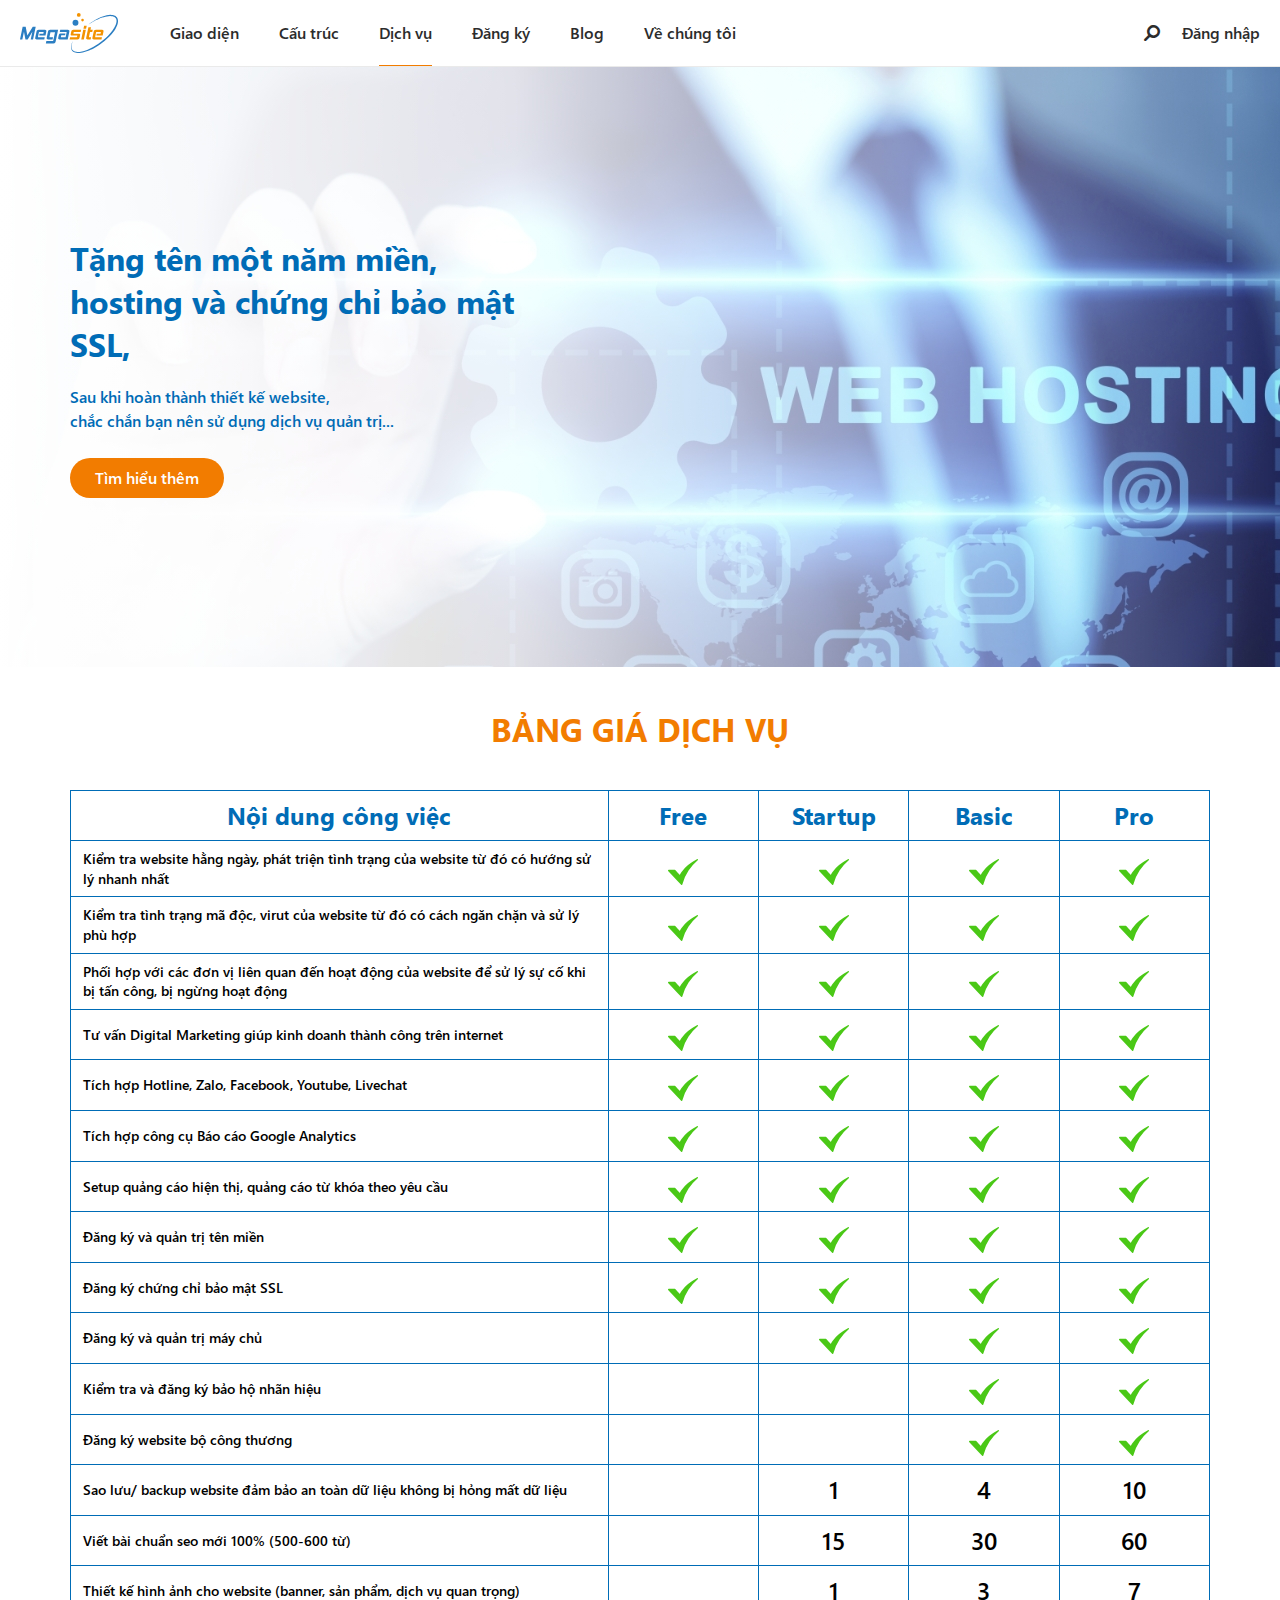
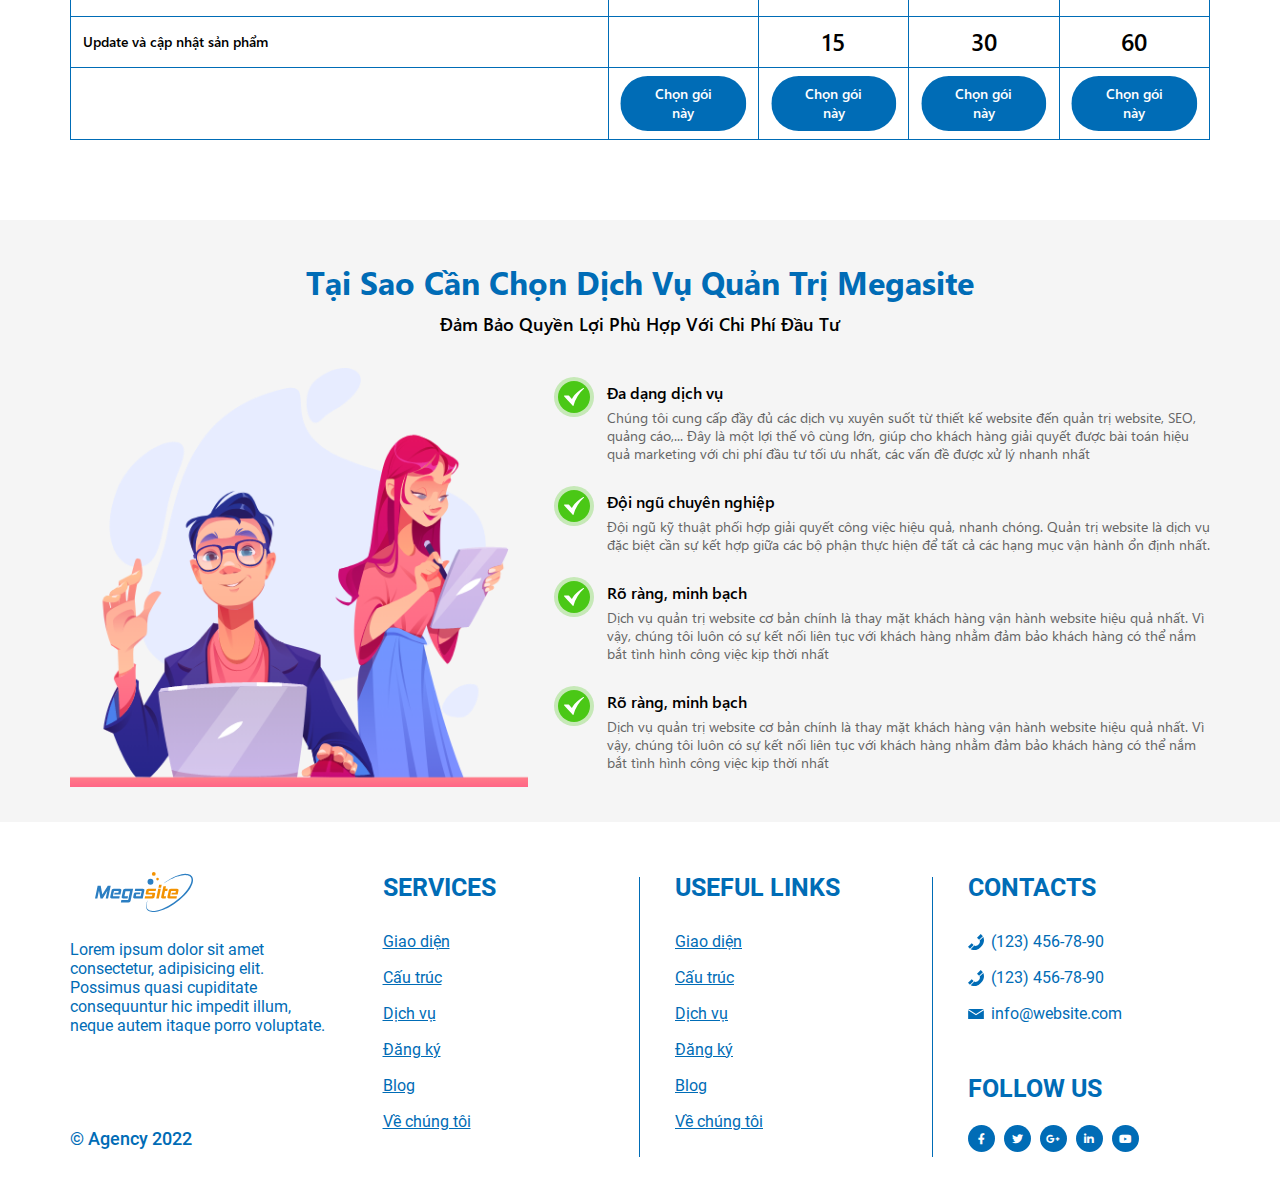
<file: dich-vu.html>
<!DOCTYPE html>
<html lang="en">

<head>
    <meta charset="UTF-8">
    <meta http-equiv="X-UA-Compatible" content="IE=edge">
    <meta name="viewport" content="width=device-width, initial-scale=1.0">
    <title>Dịch vụ</title>

    <link rel="stylesheet" href="./assets/bootstrap/bootstrap.min.css">
    <link rel="stylesheet" href="./css/reset.css">
    <link rel="stylesheet" href="./css/style.css">
    <link rel="stylesheet" href="./css/responsive.css">
    <link rel="stylesheet" href="./assets/icon/fontawesome/css/all.min.css">
    <link rel="stylesheet" href="./assets/carousel/owl.carousel.min.css">
    <link rel="stylesheet" href="./assets/carousel/owl.theme.default.min.css">
</head>

<body>
    <header class="header">
        <div class="header-container container-fluid">
            <div class="header-inner d-flex flex-wrap align-items-center">
                <div class="header__bars hidden-md hidden-lg">
                    <i class="fa-solid fa-bars"></i>
                </div>
                <a href="index.html" class="header__logo">
                    <img src="./image/logo.svg" alt="">
                </a>
                <nav class="header__menu">
                    <ul class="d-flex list-unstyled mb-0">
                        <li>
                            <a href="index.html">Giao diện</a>
                        </li>
                        <li><a href="cau-truc.html">Cấu trúc</a></li>
                        <li class="active"><a href="dich-vu.html">Dịch vụ</a></li>
                        <li><a href="dang-ky.html">Đăng ký</a></li>
                        <li><a href="#">Blog</a></li>
                        <li><a href="#">Về chúng tôi</a></li>
                        <li class="hidden-md hidden-lg"><a href="#">Đăng nhập</a></li>
                    </ul>
                </nav>
                <div class="header__action d-flex align-items-center">
                    <div class="header__search position-relative">
                        <div class="header__search-icon d-flex align-items-center justify-content-center">
                            <i class="fa-solid fa-magnifying-glass"></i>
                        </div>
                        <div class="header__search-form position-absolute">
                            <form action="" class="d-flex align-items-center">
                                <input type="text" id="header-search" placeholder="Tìm kiếm" autofocus>
                                <button type="submit"><i class="fa-solid fa-magnifying-glass"></i></button>
                            </form>
                        </div>
                    </div>
                    <div class="header__account hidden-xs ">
                        <a href="">
                            Đăng nhập
                        </a>
                    </div>
                </div>
            </div>
        </div>
    </header>

    <section class="page-banner bg-no-repeat bg-cover" style="background-image:url(./image/banner-3.jpg)">
        <div class="page-banner-container container">
            <div class="page-banner-inner d-flex flex-wrap align-items-center justify-content-between">
                <div class="page-banner__content d-flex flex-column">
                    <h1 class="section-title fw-bold" style="color:#006CB6;">Tặng tên một năm miền, <br>
                        hosting và chứng chỉ bảo mật SSL, </h1>
                    <p class="page-banner__desc fw-semibold" style="color:#006CB6;">Sau khi hoàn thành thiết kế
                        website,<br>
                        chắc chắn bạn nên sử dụng dịch vụ quản trị... </p>
                    <div class="page-banner__action fw-semibold">
                        <a href="#" class="button button--primary button--rounded">Tìm hiểu thêm</a>
                    </div>
                </div>
            </div>
        </div>
    </section>

    <section class="price">
        <div class="price-container container">
            <div class="price-container-inner">
                <h2 class="section-title fw-bold text-center text-primary text-uppercase">Bảng giá dịch vụ</h2>
                <div class="price-table">
                    <table>
                        <thead>
                            <tr>
                                <th class="hidden-xs hidden-sm">Nội dung công việc</th>
                                <th>Free</th>
                                <th>Startup</th>
                                <th>Basic</th>
                                <th>Pro</th>
                            </tr>
                        </thead>
                        <tbody>
                            <tr class="hidden-md hidden-lg">
                                <td colspan="4" class="price-table-mobile">
                                    Kiểm tra website hằng ngày, phát triện tình trạng của website từ đó có hướng sử lý
                                    nhanh nhất
                                </td>
                            </tr>
                            <tr>
                                <td class="hidden-xs hidden-sm">
                                    Kiểm tra website hằng ngày, phát triện tình trạng của website từ đó có hướng sử lý
                                    nhanh nhất</td>
                                <td>
                                    <img src="./assets/icon/check.svg" alt="">
                                </td>
                                <td>
                                    <img src="./assets/icon/check.svg" alt="">
                                </td>
                                <td>
                                    <img src="./assets/icon/check.svg" alt="">
                                </td>
                                <td>
                                    <img src="./assets/icon/check.svg" alt="">
                                </td>
                            </tr>
                            <tr class="hidden-md hidden-lg">
                                <td colspan="4" class="price-table-mobile">
                                    Kiểm tra tình trạng mã độc, virut của website từ đó có cách ngăn chặn và sử lý phù
                                    hợp
                                </td>
                                </td>
                            </tr>
                            <tr>
                                <td class="hidden-xs hidden-sm">
                                    Kiểm tra tình trạng mã độc, virut của website từ đó có cách ngăn chặn và sử lý phù
                                    hợp
                                </td>
                                <td>
                                    <img src="./assets/icon/check.svg" alt="">
                                </td>
                                <td>
                                    <img src="./assets/icon/check.svg" alt="">
                                </td>
                                <td>
                                    <img src="./assets/icon/check.svg" alt="">
                                </td>
                                <td>
                                    <img src="./assets/icon/check.svg" alt="">
                                </td>
                            </tr>
                            <tr class="hidden-md hidden-lg">
                                <td colspan="4" class="price-table-mobile">
                                    Phối hợp với các đơn vị liên quan đến hoạt động của website để sử lý sự cố khi bị
                                    tấn
                                    công, bị ngừng hoạt động</td>
                                </td>
                            </tr>
                            <tr>
                                <td class="hidden-xs hidden-sm">
                                    Phối hợp với các đơn vị liên quan đến hoạt động của website để sử lý sự cố khi bị
                                    tấn
                                    công, bị ngừng hoạt động</td>
                                <td>
                                    <img src="./assets/icon/check.svg" alt="">
                                </td>
                                <td>
                                    <img src="./assets/icon/check.svg" alt="">
                                </td>
                                <td>
                                    <img src="./assets/icon/check.svg" alt="">
                                </td>
                                <td>
                                    <img src="./assets/icon/check.svg" alt="">
                                </td>
                            </tr>
                            <tr class="hidden-md hidden-lg">
                                <td colspan="4" class="price-table-mobile">
                                    Tư vấn Digital Marketing giúp kinh doanh thành công trên internet</td>
                                </td>
                            </tr>
                            <tr>
                                <td class="hidden-xs hidden-sm">
                                    Tư vấn Digital Marketing giúp kinh doanh thành công trên internet</td>
                                <td>
                                    <img src="./assets/icon/check.svg" alt="">
                                </td>
                                <td>
                                    <img src="./assets/icon/check.svg" alt="">
                                </td>
                                <td>
                                    <img src="./assets/icon/check.svg" alt="">
                                </td>
                                <td>
                                    <img src="./assets/icon/check.svg" alt="">
                                </td>
                            </tr>
                            <tr class="hidden-md hidden-lg">
                                <td colspan="4" class="price-table-mobile">
                                    Tích hợp Hotline, Zalo, Facebook, Youtube, Livechat</td>
                                </td>
                            </tr>
                            <tr>
                                <td class="hidden-xs hidden-sm">
                                    Tích hợp Hotline, Zalo, Facebook, Youtube, Livechat</td>
                                <td>
                                    <img src="./assets/icon/check.svg" alt="">
                                </td>
                                <td>
                                    <img src="./assets/icon/check.svg" alt="">
                                </td>
                                <td>
                                    <img src="./assets/icon/check.svg" alt="">
                                </td>
                                <td>
                                    <img src="./assets/icon/check.svg" alt="">
                                </td>
                            </tr>
                            <tr class="hidden-md hidden-lg">
                                <td colspan="4" class="price-table-mobile">
                                    Tích hợp công cụ Báo cáo Google Analytics</td>
                                </td>
                            </tr>
                            <tr>
                                <td class="hidden-xs hidden-sm">
                                    Tích hợp công cụ Báo cáo Google Analytics</td>
                                <td>
                                    <img src="./assets/icon/check.svg" alt="">
                                </td>
                                <td>
                                    <img src="./assets/icon/check.svg" alt="">
                                </td>
                                <td>
                                    <img src="./assets/icon/check.svg" alt="">
                                </td>
                                <td>
                                    <img src="./assets/icon/check.svg" alt="">
                                </td>
                            </tr>
                            <tr class="hidden-md hidden-lg">
                                <td colspan="4" class="price-table-mobile">
                                    Setup quảng cáo hiện thị, quảng cáo từ khóa theo yêu cầu</td>
                                </td>
                            </tr>
                            <tr>
                                <td class="hidden-xs hidden-sm">
                                    Setup quảng cáo hiện thị, quảng cáo từ khóa theo yêu cầu</td>
                                <td>
                                    <img src="./assets/icon/check.svg" alt="">
                                </td>
                                <td>
                                    <img src="./assets/icon/check.svg" alt="">
                                </td>
                                <td>
                                    <img src="./assets/icon/check.svg" alt="">
                                </td>
                                <td>
                                    <img src="./assets/icon/check.svg" alt="">
                                </td>
                            </tr>
                            <tr class="hidden-md hidden-lg">
                                <td colspan="4" class="price-table-mobile">
                                    Đăng ký và quản trị tên miền</td>
                                </td>
                            </tr>
                            <tr>
                                <td class="hidden-xs hidden-sm">
                                    Đăng ký và quản trị tên miền</td>
                                <td>
                                    <img src="./assets/icon/check.svg" alt="">
                                </td>
                                <td>
                                    <img src="./assets/icon/check.svg" alt="">
                                </td>
                                <td>
                                    <img src="./assets/icon/check.svg" alt="">
                                </td>
                                <td>
                                    <img src="./assets/icon/check.svg" alt="">
                                </td>
                            </tr>
                            <tr class="hidden-md hidden-lg">
                                <td colspan="4" class="price-table-mobile">
                                    Đăng ký chứng chỉ bảo mật SSL</td>
                                </td>
                            </tr>
                            <tr>
                                <td class="hidden-xs hidden-sm">
                                    Đăng ký chứng chỉ bảo mật SSL</td>
                                <td>
                                    <img src="./assets/icon/check.svg" alt="">
                                </td>
                                <td>
                                    <img src="./assets/icon/check.svg" alt="">
                                </td>
                                <td>
                                    <img src="./assets/icon/check.svg" alt="">
                                </td>
                                <td>
                                    <img src="./assets/icon/check.svg" alt="">
                                </td>
                            </tr>
                            <tr class="hidden-md hidden-lg">
                                <td colspan="4" class="price-table-mobile">
                                    Đăng ký và quản trị máy chủ</td>
                                </td>
                            </tr>
                            <tr>
                                <td class="hidden-xs hidden-sm">
                                    Đăng ký và quản trị máy chủ </td>
                                <td>
                                </td>
                                <td>
                                    <img src="./assets/icon/check.svg" alt="">
                                </td>
                                <td>
                                    <img src="./assets/icon/check.svg" alt="">
                                </td>
                                <td>
                                    <img src="./assets/icon/check.svg" alt="">
                                </td>
                            </tr>
                            <tr class="hidden-md hidden-lg">
                                <td colspan="4" class="price-table-mobile">
                                    Kiểm tra và đăng ký bảo hộ nhãn hiệu</td>
                                </td>
                            </tr>
                            <tr>
                                <td class="hidden-xs hidden-sm">
                                    Kiểm tra và đăng ký bảo hộ nhãn hiệu</td>
                                <td>
                                </td>
                                <td>
                                </td>
                                <td>
                                    <img src="./assets/icon/check.svg" alt="">
                                </td>
                                <td>
                                    <img src="./assets/icon/check.svg" alt="">
                                </td>
                            </tr>
                            <tr class="hidden-md hidden-lg">
                                <td colspan="4" class="price-table-mobile">
                                    Đăng ký website bộ công thương</td>
                                </td>
                            </tr>
                            <tr>
                                <td class="hidden-xs hidden-sm">
                                    Đăng ký website bộ công thương</td>
                                <td>
                                </td>
                                <td>
                                </td>
                                <td>
                                    <img src="./assets/icon/check.svg" alt="">
                                </td>
                                <td>
                                    <img src="./assets/icon/check.svg" alt="">
                                </td>
                            </tr>

                            <tr class="hidden-md hidden-lg">
                                <td colspan="4" class="price-table-mobile">
                                    Sao lưu/ backup website đảm bảo an toàn dữ liệu không bị hỏng mất dữ liệu</td>
                                </td>
                            </tr>
                            <tr>
                                <td class="hidden-xs hidden-sm">
                                    Sao lưu/ backup website đảm bảo an toàn dữ liệu không bị hỏng mất dữ liệu</td>
                                <td>
                                </td>
                                <td>
                                    1
                                </td>
                                <td>
                                    4
                                </td>
                                <td>
                                    10
                                </td>
                            </tr>
                            <tr class="hidden-md hidden-lg">
                                <td colspan="4" class="price-table-mobile">
                                    Viết bài chuẩn seo mới 100% (500-600 từ)</td>
                                </td>
                            </tr>
                            <tr>
                                <td class="hidden-xs hidden-sm">
                                    Viết bài chuẩn seo mới 100% (500-600 từ)</td>
                                <td>

                                </td>
                                <td>
                                    15
                                </td>
                                <td>
                                    30
                                </td>
                                <td>
                                    60
                                </td>
                            </tr>
                            <tr class="hidden-md hidden-lg">
                                <td colspan="4" class="price-table-mobile">
                                    Thiết kế hình ảnh cho website (banner, sản phẩm, dịch vụ quan trọng)</td>
                                </td>
                            </tr>
                            <tr>
                                <td class="hidden-xs hidden-sm">
                                    Thiết kế hình ảnh cho website (banner, sản phẩm, dịch vụ quan trọng)</td>
                                <td>

                                </td>
                                <td>
                                    1
                                </td>
                                <td>
                                    3
                                </td>
                                <td>
                                    7
                                </td>
                            </tr>
                            <tr class="hidden-md hidden-lg">
                                <td colspan="4" class="price-table-mobile">
                                    Update và cập nhật sản phẩm</td>
                                </td>
                            </tr>
                            <tr>
                                <td class="hidden-xs hidden-sm">
                                    Update và cập nhật sản phẩm </td>
                                <td>
                                </td>
                                <td>
                                    15
                                </td>
                                <td>
                                    30
                                </td>
                                <td>
                                    60
                                </td>
                            </tr>
                            <tr>
                                <td class="hidden-xs hidden-sm"></td>
                                <td>
                                    <a href="#"
                                        class="text-small button button--center button--rounded button--secondary">Chọn
                                        gói này</a>
                                </td>
                                <td><a href="#"
                                        class="text-small button button--center button--rounded button--secondary">Chọn
                                        gói này</a>
                                </td>
                                <td><a href="#"
                                        class="text-small button button--center button--rounded button--secondary">Chọn
                                        gói này</a>
                                </td>
                                <td><a href="#"
                                        class="text-small button button--center button--rounded button--secondary">Chọn
                                        gói này</a>
                                </td>
                            </tr>
                        </tbody>
                    </table>
                </div>
            </div>
        </div>
    </section>


    <section class="reason">
        <div class="reason-container container">
            <div class="reason-container-inner">
                <h2 class="section-title fw-bold text-center text-secondary">Tại Sao Cần Chọn Dịch Vụ Quản
                    Trị Megasite</h2>
                <p class="section-desc text-center fw-semibold">Đảm Bảo Quyền Lợi Phù Hợp Với Chi Phí Đầu Tư</p>
                <div class="row d-flex flex-wrap align-items-center gutter-y-30">
                    <div class="col-xs-12 col-sm-5">
                        <div class="d-flex register-group flex-column align-items-start">
                            <img src="./image/reason.png" alt="">
                        </div>
                    </div>
                    <div class="col-xs-12 col-sm-7">
                        <div class="step-list">
                            <div class="step-item d-flex">
                                <div
                                    class="step-item__number step-item__number--blue step-item__number--check fw-semibold img-circle d-flex align-items-center justify-content-center">
                                </div>
                                <div class="step-item__content">
                                    <p class="fw-semibold">Đa dạng dịch vụ</p>
                                    <span class="text-small">Chúng tôi cung cấp đầy đủ các dịch vụ xuyên suốt từ thiết
                                        kế
                                        website đến quản trị website,
                                        SEO, quảng cáo,... Đây là một lợi thế vô cùng lớn, giúp cho khách hàng giải
                                        quyết
                                        được bài
                                        toán hiệu quả marketing với chi phí đầu tư tối ưu nhất, các vấn đề được xử lý
                                        nhanh
                                        nhất
                                    </span>
                                </div>
                            </div>
                            <div class="step-item d-flex">
                                <div
                                    class="step-item__number step-item__number--blue step-item__number--check fw-semibold img-circle d-flex align-items-center justify-content-center">
                                </div>
                                <div class="step-item__content">
                                    <p class="fw-semibold">Đội ngũ chuyên nghiệp</p>
                                    <span class="text-small">Đội ngũ kỹ thuật phối hợp giải quyết công việc hiệu quả,
                                        nhanh
                                        chóng. Quản trị website là
                                        dịch vụ đặc biệt cần sự kết hợp giữa các bộ phận thực hiện để tất cả các hạng
                                        mục
                                        vận hành
                                        ổn định nhất.
                                    </span>
                                </div>
                            </div>
                            <div class="step-item d-flex">
                                <div
                                    class="step-item__number step-item__number--blue step-item__number--check fw-semibold img-circle d-flex align-items-center justify-content-center">
                                </div>
                                <div class="step-item__content">
                                    <p class="fw-semibold">Rõ ràng, minh bạch</p>
                                    <span class="text-small">Dịch vụ quản trị website cơ bản chính là thay mặt khách
                                        hàng
                                        vận hành website hiệu quả nhất.
                                        Vì vậy, chúng tôi luôn có sự kết nối liên tục với khách hàng nhằm đảm bảo khách
                                        hàng
                                        có thể
                                        nắm bắt tình hình công việc kịp thời nhất
                                    </span>
                                </div>
                            </div>
                            <div class="step-item d-flex">
                                <div
                                    class="step-item__number step-item__number--blue step-item__number--check fw-semibold img-circle d-flex align-items-center justify-content-center">
                                </div>
                                <div class="step-item__content">
                                    <p class="fw-semibold">Rõ ràng, minh bạch</p>
                                    <span class="text-small">Dịch vụ quản trị website cơ bản chính là thay mặt khách
                                        hàng
                                        vận hành website hiệu quả nhất.
                                        Vì vậy, chúng tôi luôn có sự kết nối liên tục với khách hàng nhằm đảm bảo khách
                                        hàng
                                        có thể
                                        nắm bắt tình hình công việc kịp thời nhất
                                    </span>
                                </div>
                            </div>
                        </div>
                    </div>
                </div>
            </div>
        </div>
    </section>

    <footer class="footer">
        <div class="footer-container container">
            <div class="footer-container-inner">
                <div class="row d-flex flex-wrap gutter-y-30">
                    <div class="col-xs-12 col-sm-3">
                        <div class="footer__intro d-flex flex-column">
                            <a href="" class="footer__logo">
                                <img src="./image/logo.svg" alt="">
                            </a>
                            <div class="footer__description text-secondary">
                                Lorem ipsum dolor sit amet consectetur, adipisicing elit. Possimus quasi cupiditate
                                consequuntur hic impedit illum, neque autem itaque porro voluptate.
                            </div>
                            <p class="footer__copyright text-secondary fw-medium">&copy; Agency 2022</p>
                        </div>
                    </div>
                    <div class="col-xs-12 col-sm-3">
                        <div class="footer__item footer__menu footer__item-accordion position-relative">
                            <h4 class="footer__item-title fw-bold text-secondary text-uppercase">Services</h4>
                            <nav class="footer__item-accordion-inner">
                                <ul class="list-unstyled mb-0">
                                    <li><a href="#">Giao diện</a></li>
                                    <li><a href="#">Cấu trúc</a></li>
                                    <li><a href="#">Dịch vụ</a></li>
                                    <li><a href="#">Đăng ký</a></li>
                                    <li><a href="#">Blog</a></li>
                                    <li><a href="#">Về chúng tôi</a></li>
                                </ul>
                            </nav>
                        </div>
                    </div>
                    <div class="col-xs-12 col-sm-3">
                        <div class="footer__item footer__menu footer__item-accordion position-relative">
                            <h4 class="footer__item-title fw-bold text-secondary text-uppercase">Useful Links</h4>
                            <nav class="footer__item-accordion-inner">
                                <ul class="list-unstyled mb-0">
                                    <li><a href="#">Giao diện</a></li>
                                    <li><a href="#">Cấu trúc</a></li>
                                    <li><a href="#">Dịch vụ</a></li>
                                    <li><a href="#">Đăng ký</a></li>
                                    <li><a href="#">Blog</a></li>
                                    <li><a href="#">Về chúng tôi</a></li>
                                </ul>
                            </nav>
                        </div>
                    </div>
                    <div class="col-xs-12 col-sm-3">
                        <div class="footer__item">
                            <div class="footer__item-accordion">
                                <h4 class="footer__item-title fw-bold text-secondary text-uppercase">Contacts</h4>
                                <div class="footer__item-accordion-inner">
                                    <ul class="footer__contact list-unstyled mb-0">
                                        <li><a class="d-flex align-items-center footer__contact--tel"
                                                href="tel:1234567890">(123)
                                                456-78-90</a></li>
                                        <li><a class="d-flex align-items-center footer__contact--tel"
                                                href="tel:1234567890">(123)
                                                456-78-90</a></li>
                                        <li><a class="d-flex align-items-center footer__contact--mail"
                                                href="mailto:info@website.com">info@website.com</a>
                                        </li>
                                    </ul>
                                </div>
                            </div>
                            <div class="footer__social footer__item-accordion">
                                <h4
                                    class="footer__item-title footer__social-title fw-bold text-secondary text-uppercase">
                                    Follow
                                    us</h4>
                                <div class="footer__item-accordion-inner">
                                    <ul
                                        class="footer__social-list list-unstyled mb-0 d-flex flex-wrap align-items-center">
                                        <li><a href=""
                                                class="d-flex align-items-center justify-content-center img-circle">
                                                <i class="fa-brands fa-facebook-f"></i>
                                            </a>
                                        </li>
                                        <li>
                                            <a href=""
                                                class="d-flex align-items-center justify-content-center img-circle">
                                                <i class="fa-brands fa-twitter"></i>
                                            </a>
                                        </li>
                                        <li>
                                            <a href=""
                                                class="d-flex align-items-center justify-content-center img-circle">
                                                <i class="fa-brands fa-google-plus-g"></i>
                                            </a>
                                        </li>
                                        <li>
                                            <a href=""
                                                class="d-flex align-items-center justify-content-center img-circle">
                                                <i class="fa-brands fa-linkedin-in"></i>
                                            </a>
                                        </li>
                                        <li>
                                            <a href=""
                                                class="d-flex align-items-center justify-content-center img-circle">
                                                <i class="fa-brands fa-youtube"></i>
                                            </a>
                                        </li>
                                    </ul>
                                </div>
                            </div>
                        </div>
                    </div>
                </div>
            </div>
        </div>
    </footer>

    <div class="overlay"></div>

    <div class="back-to-top d-flex align-items-center justify-content-center ">
        <i class="fa-solid fa-arrow-up"></i>
    </div>

    <script src="./assets/jquery/jquery.min.js"></script>
    <script src="./assets/bootstrap/bootstrap.min.js"></script>
    <script src="./assets/carousel/owl.carousel.min.js"></script>
    <script src="./javascript/main.js"></script>
</body>

</html>
</file>
<file: css/style.css>
/** =============== FONT ================= **/
@font-face {
    font-family: "Roboto";
    src: url("../fonts/Roboto-Bold.woff2") format("woff2"), url("../fonts/Roboto-Bold.woff") format("woff");
    font-weight: 700;
    font-style: normal;
    font-display: swap;
}

@font-face {
    font-family: "Roboto";
    src: url("../fonts/Roboto-Medium.woff2") format("woff2"), url("../fonts/Roboto-Medium.woff") format("woff");
    font-weight: 500;
    font-style: normal;
    font-display: swap;
}

@font-face {
    font-family: "Roboto";
    src: url("../fonts/Roboto-Regular.woff2") format("woff2"), url("../fonts/Roboto-Regular.woff") format("woff");
    font-weight: 400;
    font-style: normal;
    font-display: swap;
}

@font-face {
    font-family: "Segoe UI";
    src: url("../fonts/SegoeUI.woff2") format("woff2"), url("../fonts/SegoeUI.woff") format("woff");
    font-weight: 400;
    font-style: normal;
    font-display: swap;
}

@font-face {
    font-family: "Segoe UI";
    src: url("../fonts/SegoeUIBlack.woff2") format("woff2"), url("../fonts/SegoeUIBlack.woff") format("woff");
    font-weight: 900;
    font-style: normal;
    font-display: swap;
}

@font-face {
    font-family: "Segoe UI";
    src: url("../fonts/SegoeUI-Semibold.woff2") format("woff2"), url("../fonts/SegoeUI-Semibold.woff") format("woff");
    font-weight: 600;
    font-style: normal;
    font-display: swap;
}

@font-face {
    font-family: "Segoe UI";
    src: url("../fonts/SegoeUI-Bold.woff2") format("woff2"), url("../fonts/SegoeUI-Bold.woff") format("woff");
    font-weight: 700;
    font-style: normal;
    font-display: swap;
}


/** =============== Color ================= **/
:root {
    --primary-color: #f27c00;
    --secondary-color: #006cb6;
    --grey: #2c2c2c;
    --grey2: #656565;
}

/** GENERAL **/
.section-title {
    font-size: 3.2rem;
    line-height: 1.34375;
}

.section-desc {
    font-size: 1.8rem;
}

.d-flex {
    display: flex;
}

.flex-column {
    flex-direction: column;
}

.flex-wrap {
    flex-wrap: wrap;
}

.align-items-center {
    align-items: center;
}

.align-items-start {
    align-items: start;
}

.justify-content-center {
    justify-content: center;
}

.justify-content-end {
    justify-content: flex-end;
}

.justify-content-between {
    justify-content: space-between;
}

.mb-0 {
    margin-bottom: 0;
}

.position-relative {
    position: relative;
}

.position-absolute {
    position: absolute;
}

.fw-bold {
    font-weight: 700;
}

.fw-semibold {
    font-weight: 600;
}

.fw-medium {
    font-weight: 500;
}

/** TEXT **/
.text-primary {
    color: var(--primary-color) !important;
}

.text-secondary {
    color: var(--secondary-color) !important;
}

.text-regular {
    font-size: 1.6rem;
}

.text-small {
    font-size: 1.4rem;
}

/** SECTION **/
.page-banner {
    background-color: #f5f5f5;
}


.page-banner img {
    width: 100%;
    object-fit: cover;
}

.page-banner-inner {
    width: 100%;
    padding: 100px 0 100px 0;
    min-height: 700px;
}

.page-banner__content {
    width: 44.5%;
    height: 100%;
}

.page-banner__img {
    width: 55.5%;
}

.page-banner .section-title {
    margin-bottom: 20px;
}

.page-banner__desc {
    margin-bottom: 25px;
}

.page-banner__action a {
    display: inline-block;
}

.page-banner__action a:not(:last-child) {
    margin-right: 16px;
}

.page-banner__action-link {
    color: #000;
}

.page-banner__action-link:hover {
    color: var(--secondary-color);
}

/** GRID **/
.gutter-y-30 {
    --gutter: 30px;
    margin-bottom: calc(var(--gutter) * -1);
}

.gutter-y-30>[class*=col] {
    margin-bottom: var(--gutter);
}

/** FORM **/
.field-border {
    width: 100%;
    border: 1px solid #eaeaea;
    border-radius: 3px;
    padding: 8px 12px;
    color: #999999;
    -webkit-appearance: none;
    -moz-appearance: none;
    background-repeat: no-repeat;
    background-position: center right 10px;
    background-image: url("data:image/svg+xml,%3Csvg id='Th_Arrow_Solid_16px_999' data-name='Th_Arrow/ Solid/ 16px %23999' xmlns='http://www.w3.org/2000/svg' width='16' height='16' viewBox='0 0 16 16'%3E%3Crect id='BG_16x16_no_Color' data-name='BG 16x16 no Color' width='16' height='16' fill='none'/%3E%3Cpath id='Icon_material-arrow-drop-down' data-name='Icon material-arrow-drop-down' d='M10.5,15l6,6,6-6Z' transform='translate(-8.5 -10)' fill='%23999'/%3E%3C/svg%3E%0A");
}

.register-group .button {
    margin-top: 24px;
}

/** BACKGROUND **/
.bg-no-repeat {
    background-repeat: no-repeat;
}

.bg-cover {
    background-size: cover;
}

.back-to-top {
    position: fixed;
    bottom: 50px;
    right: -100px;
    width: 40px;
    height: 40px;
    border-radius: 5px;
    background-color: var(--primary-color);
    color: #fff;
    cursor: pointer;
    -webkit-transition: 0.3s;
    -o-transition: 0.3s;
    transition: 0.3s;
    z-index: 5555;
}

.back-to-top:hover {
    background-color: #c66500;
}

.back-to-top.active {
    right: 20px;
}

/** BUTTON **/
.button {
    padding: 7px 24px;
    display: inline-block;
    color: #fff;
    font-weight: 600;
    border: 1px solid transparent;
}

.button--primary {
    background-color: var(--primary-color);
}

.button--primary:hover {
    background-color: var(--secondary-color);
    color: #fff;
}

.button--secondary {
    background-color: var(--secondary-color);
}

.button--secondary:hover {
    background-color: var(--primary-color);
    color: #fff;
}

.button--rounded {
    border-radius: 9999px;
}

.button--center {
    position: relative;
    left: 50%;
    transform: translateX(-50%);
}

/** BREADCRUMB **/

/** PAGINATION **/
.pagination {
    font-family: Roboto;
}

.pagination ul li a,
.pagination select {
    border-radius: 3px;
    border: 1px solid #dededf;
}

.pagination ul li {
    margin-right: 8px;
}

.pagination ul li a {
    display: flex;
    align-items: center;
    justify-content: center;
    min-width: 30px;
    color: #4a525a;
    border: 1px solid #dededf;
    height: 30px;
    transition: border-color 0.3s;
}

.pagination ul li a:hover {
    border-color: var(--secondary-color);
}

.pagination ul li a i {
    color: #999999;
}

.pagination ul li a.pagination-current-page {
    border-color: var(--secondary-color);
}

.pagination select {
    color: #4a525a;
    padding: 5px 30px 5px 8px;
    -webkit-appearance: none;
    -moz-appearance: none;
    background-repeat: no-repeat;
    background-position: center right 10px;
    background-image: url("data:image/svg+xml,%3Csvg id='Th_Arrow_Solid_16px_999' data-name='Th_Arrow/ Solid/ 16px %23999' xmlns='http://www.w3.org/2000/svg' width='16' height='16' viewBox='0 0 16 16'%3E%3Crect id='BG_16x16_no_Color' data-name='BG 16x16 no Color' width='16' height='16' fill='none'/%3E%3Cpath id='Icon_material-arrow-drop-down' data-name='Icon material-arrow-drop-down' d='M10.5,15l6,6,6-6Z' transform='translate(-8.5 -10)' fill='%23999'/%3E%3C/svg%3E%0A");
}

/* Step
  --------------------------------------------- */
.step-item:not(:last-child) {
    margin-bottom: 25px;
}

.step-item__number {
    width: 32px;
    height: 32px;
    flex: 0 0 auto;
    background-color: var(--secondary-color);
    color: #fff;
    font-size: 1.8rem;
    box-shadow: 0px 0px 0px 4px rgba(0, 108, 182, 0.3215686275);
}

.step-item__number--blue {
    background-color: #4ac816;
    box-shadow: 0px 0px 0px 4px rgba(74, 200, 22, 0.28);
}

.step-item__number--check:after {
    content: "";
    background-image: url("data:image/svg+xml,%3Csvg xmlns='http://www.w3.org/2000/svg' width='20' height='18' viewBox='0 0 20 18'%3E%3Cpath id='Path_23442' data-name='Path 23442' d='M827.214,187.54c.361-.623.692-1.242,1.068-1.831a23.292,23.292,0,0,1,4.455-5.028,33.839,33.839,0,0,1,5.921-4.073c.19-.1.391-.176.556-.01a.653.653,0,0,1,.166.411.488.488,0,0,1-.18.317,32.408,32.408,0,0,0-6.1,7.174,31.892,31.892,0,0,0-4.115,9.5c-.01.036-.024.072-.031.109a.446.446,0,0,1-.811.2l-1.77-1.955q-3.376-3.726-6.75-7.453c-.036-.038-.071-.078-.107-.117a.448.448,0,0,1-.094-.5.43.43,0,0,1,.429-.269c.35,0,.7,0,1.048,0,1,0,1.992,0,2.988,0a.63.63,0,0,1,.523.243c.864,1.022,1.735,2.039,2.6,3.058C827.078,187.385,827.147,187.464,827.214,187.54Z' transform='translate(-819.38 -176.501)' fill='%23fff'/%3E%3C/svg%3E%0A");
    width: 20px;
    height: 18px;
    background-size: contain;
    background-repeat: no-repeat;
    background-position: center;
}

.step-item__content {
    padding-left: 17px;
}

.step-item__content p {
    margin-bottom: 4px;
}

.step-item__content span {
    color: var(--grey2);
    line-height: 1.29;
    display: inline-block;
}

/** HEADER **/
.header {
    border-bottom: 1px solid #eaeaea;
    position: sticky;
    top: 0;
    z-index: 2222;
    background-color: #fff;
}

.header-container {
    padding-left: 20px;
    padding-right: 20px;
}

.header a {
    color: var(--grey);
    font-weight: 500;
    font-weight: 600;
    position: relative;
    display: inline-block;
}

.header a:hover {
    color: var(--primary-color);
}

.header__logo {
    display: block;
    width: 98px;
}

.header__menu {
    margin-left: 52px;
}

.header__menu li:not(:last-child) {
    margin-right: 40px;
}

.header__menu li a {
    line-height: 1.3571428571;
    padding: 22px 0;
}

.header__menu li a:after {
    content: "";
    position: absolute;
    width: 0;
    height: 1px;
    background-color: var(--primary-color);
    left: 0;
    bottom: 0;
}

.header__menu li.active a:after {
    width: 100%;
}

.header__search i {
    transform: rotate(90deg);
    color: var(--grey);
    transition: 0.3s;
}

.header__search-icon {
    width: 20px;
    height: 20px;
    cursor: pointer;
}

.header__search-icon:hover i {
    color: var(--primary-color);
}

.header__search-form {
    right: 0;
    top: 110%;
    background-color: #fff;
    padding: 5px;
    border-radius: 5px;
    border: 1px solid #eaeaea;
    opacity: 0;
    visibility: hidden;
    transition: 0.3s;
}

.header__search-form.active {
    opacity: 1;
    visibility: visible;
}

.header__search-form form input,
.header__search-form form button {
    border: none;
    outline: none;
}

.header__search-form form button {
    background-color: #fff;
}

.header__account {
    margin-left: 20px;
}

.header__bars {
    color: var(--grey);
}

.overlay {
    position: fixed;
    z-index: 1999;
    background-color: rgba(0, 0, 0, 0.301);
    width: 100%;
    height: 100%;
    top: 0;
    left: 0;
    opacity: 0;
    visibility: hidden;
    transition: 0.3s;
}

.overlay.active {
    opacity: 1;
    visibility: visible;
}

/** HOME **/
.home-step,
.step {
    background-color: #f5f5f5;
    padding: 64px 0px 71px 0;
}

/** THEME **/
.theme {
    padding: 45px 0px 40px 0;
}

.theme .section-title {
    margin-bottom: 20px;
}

.theme-filter {
    background-color: #f5f5f5;
    padding: 10px 16px;
    margin-bottom: 24px;
}

.theme-filter__form {
    width: 75%;
    padding-left: 16px;
}

.theme-filter__form .form-group {
    width: 33.33%;
}

.theme-list-control {
    margin-left: auto;
}

.theme-list-control__number {
    margin-right: 12px;
}

.theme-list-btn {
    width: 36px;
    height: 36px;
    background-color: #fff;
    border: 1px solid #eaeaea;
    color: #999999;
    -webkit-transition: 0.3s;
    -o-transition: 0.3s;
    transition: 0.3s;
}

.theme-list-btn:active {
    transform: scale(0.9);
}

.theme-list-btn:not(:last-child) {
    margin-right: 4px;
}

@media (hover) {
    .theme-list-btn:hover {
        background-color: #eaeaea;
    }
}

.theme-list {
    margin-bottom: 38px;
}

.theme-list-carousel .theme-item:not(:last-child) {
    margin-bottom: 30px;
}

.theme-item__thumbnail {
    padding-bottom: 126%;
    display: block;
    border: 1px solid #eaeaea;
    border-radius: 4px;
    overflow: hidden;
    margin-bottom: 10px;
    transition: background-position 3s;
}

.theme-item__thumbnail:hover {
    background-position: bottom;
}

.theme-item__name {
    margin-bottom: 12px;
    --lh: 24;
    --line: 2;
    display: -webkit-box !important;
    -webkit-box-orient: vertical;
    -webkit-line-clamp: var(--line) !important;
    overflow: hidden;
    text-overflow: ellipsis;
    line-height: var(--lh) px;
    max-height: calc(var(--lh) * var(--line));
    color: #000;
}

.theme-item__name:hover {
    color: var(--primary-color);
}

.theme-item__name a {
    color: currentColor;
}

/** STRUCTURE **/
.option {
    padding: 40px 0 64px 0;
}

.option .section-title {
    margin-bottom: 8px;
}

.option-list {
    margin-top: 40px;
}

.option-item__head {
    background-color: var(--secondary-color);
    color: #fff;
    border-radius: 8px 8px 0 0;
    padding: 10px 0;
    font-size: 2.1rem;
    line-height: 1.1428571429;
}

.option-item__body {
    padding: 20px 0 0 0;
    border: 1px solid var(--secondary-color);
    border-radius: 0 0 8px 8px;
}

.option-item__image {
    margin-bottom: 30px;
}

.option-item-inner {
    padding-bottom: 16px;
}

.option-item__content {
    padding: 20px 9px 20px 16px;
    border-bottom: 1px solid #eaeaea;
    margin-bottom: 16px;
}

.option-item__content h2,
.option-item__content h3,
.option-item__content h4,
.option-item__content h5,
.option-item__content h6 {
    font-weight: 600;
}

.option-item__content ul {
    list-style: none;
    padding-left: 0;
}

.option-item__content ul:last-of-type {
    margin-bottom: 0;
}

.option-item__button {
    padding: 10px;
    border-top: 1px solid var(--secondary-color);
    margin-top: 15px;
}

.option-item__button.clicked {
    border-bottom: 1px solid var(--secondary-color);
}

.option-item__button.clicked i {
    transform: rotate(180deg);
}

/** PRICE **/
.price {
    padding: 40px 0px 80px 0;
}

.price .section-title {
    margin-bottom: 40px;
}

.price-table {
    overflow: auto;
}

.price table,
.price th,
.price td {
    border: 1px solid var(--secondary-color);
    line-height: 1.4;
}

.price thead {
    font-size: 2.4rem;
    color: var(--secondary-color);
    font-weight: 700;
    line-height: 1.33;
}

.price th,
.price td {
    padding: 8px 12px;
    text-align: center;
    vertical-align: middle;
}

.price tbody td:first-child {
    text-align: left;
}

.price td {
    font-size: 1.4rem;
    font-weight: 600;
}

.price td:not(:first-child) {
    width: 13.2%;
    font-size: 2.4rem;
}

.price-table-mobile {
    background-color: #e5e5e5;
}

.reason {
    padding: 40px 0px 35px 0;
    background-color: #f5f5f5;
}

.reason .section-desc {
    margin: 8px 0 30px 0;
}

/** REGISTER **/
.register {
    padding: 50px 0 0 0;
    background-position: right;
    background: #e9dbd0 !important;
}

.register-container-inner {
    align-items: flex-end;
}

.register__form {
    background-color: #fff;
    padding: 30px;
    border-radius: 8px;
    border: 1px solid var(--secondary-color);
    margin-bottom: 50px;
}

.register__form-wrapper {
    margin-right: auto;
    margin-left: 30px;
}

.register__form-title {
    font-size: 2.6rem;
    margin-bottom: 30px;
}

.register__form form textarea,
.register__form form select,
.register__form form input {
    border: 1px solid #c5c5c5;
    border-radius: 4px;
    padding: 9px 16px 8px 16px;
    width: 100%;
    font-size: 1.4rem;
    color: #2c2c2c;
    line-height: 1.4;
    outline: none;
    background-color: #fff;
    -webkit-appearance: none;
    -moz-appearance: none;
}

.register__form form textarea::placeholder,
.register__form form select::placeholder,
.register__form form input::placeholder {
    color: #2c2c2c;
}

.register__form form textarea:focus,
.register__form form select:focus,
.register__form form input:focus {
    border-color: var(--secondary-color);
}

.register__form form select {
    background-image: url("data:image/svg+xml,%3Csvg xmlns='http://www.w3.org/2000/svg' width='12' height='6' viewBox='0 0 12 6'%3E%3Cg id='Group_23699' data-name='Group 23699' transform='translate(3132.265 -934.854) rotate(90)'%3E%3Cpath id='Path_23772' data-name='Path 23772' d='M939.43,3126.236a.747.747,0,0,1-.146-.1q-2.1-2.333-4.2-4.669a.737.737,0,0,1-.2-.733.577.577,0,0,1,.911-.348,1.232,1.232,0,0,1,.157.155l4.648,5.167a.739.739,0,0,1,0,1.112q-2.334,2.6-4.667,5.191a.591.591,0,0,1-.618.235.691.691,0,0,1-.307-1.1c.1-.121.2-.23.306-.344l4-4.432C939.343,3126.342,939.367,3126.311,939.43,3126.236Z' transform='translate(0 0)' fill='%23858585'/%3E%3C/g%3E%3C/svg%3E%0A");
    background-repeat: no-repeat;
    background-position: center right 16px;
}

.register__form form button {
    width: 200px;
    text-align: center;
}

.register-step {
    padding: 40px 0 65px 0;
    background-color: #f5f5f5;
}

.register-step .section-title {
    margin-bottom: 40px;
}

.register__image-wrapper {
    margin-right: 30px;
}

.register__image {
    padding-bottom: 118%;
}

.register__image img {
    position: absolute;
    bottom: 0;
    left: 0;
    width: 100%;
    height: 100%;
    object-fit: contain;
}

/** FOOTER **/
.footer {
    padding: 50px 0 40px 0;
    font-family: Roboto, Arial, Helvetica, sans-serif;
}

.footer__intro {
    height: 100%;
}

.footer__logo img {
    width: 98px;
}

.footer__logo,
.footer__description {
    margin-bottom: 28px;
}

.footer__description {
    line-height: 1.2;
}

.footer__copyright {
    font-size: 1.8rem;
    margin-top: auto;
}

.footer__item {
    padding: 0 45px;
    height: 100%;
}

.footer__item-title {
    font-size: 2.5rem;
    margin-bottom: 25px;
    line-height: 1.3;
}

.footer__menu li:not(:last-child) {
    margin-bottom: 12px;
}

.footer__menu li a {
    text-decoration: underline;
    color: var(--secondary-color);
}

.footer__menu li a:hover {
    color: var(--primary-color);
}

.footer__contact li:not(:last-child) {
    margin-bottom: 12px;
}

.footer__contact li a {
    color: var(--secondary-color);
}

.footer__contact li a:hover {
    color: var(--primary-color);
}

.footer__contact li a:before {
    margin-right: 7px;
    width: 16px;
    height: 16px;
    content: "";
    background-size: contain;
    background-repeat: no-repeat;
    background-position: center;
}

.footer__contact li a.footer__contact--tel:before {
    background-image: url("data:image/svg+xml,%3Csvg xmlns='http://www.w3.org/2000/svg' width='16.152' height='16.168' viewBox='0 0 16.152 16.168'%3E%3Cg id='Group_23537' data-name='Group 23537' transform='translate(0 0.007)'%3E%3Cpath id='Path_23373' data-name='Path 23373' d='M0,0,5.346.007l0,3.031L0,3.031Z' transform='translate(9.102 3.776) rotate(-45)' fill='%23006cb6'/%3E%3Cpath id='Path_23355' data-name='Path 23355' d='M386.452,399.112l-1.959-1.955-3.738,3.729,1.969,2.058Z' transform='translate(-380.755 -387.931)' fill='%23006cb6'/%3E%3Cpath id='Path_23356' data-name='Path 23356' d='M390.136,400.026c.377.83.6,2.291-1.138,4.014-1.884,1.886-3.455,1.461-4.23,1.028l-3.626,3.723a9,9,0,0,0,10.195-2.227c4.379-4.44,3.221-8.638,2.488-10.3Z' transform='translate(-378.382 -393.349)' fill='%23006cb6'/%3E%3C/g%3E%3C/svg%3E%0A");
}

.footer__contact li a.footer__contact--tel:hover:before {
    background-image: url("data:image/svg+xml,%3Csvg xmlns='http://www.w3.org/2000/svg' width='16.152' height='16.168' viewBox='0 0 16.152 16.168'%3E%3Cg id='Group_23537' data-name='Group 23537' transform='translate(0 0.007)'%3E%3Cpath id='Path_23373' data-name='Path 23373' d='M0,0,5.346.007l0,3.031L0,3.031Z' transform='translate(9.102 3.776) rotate(-45)' fill='%23F27C00'/%3E%3Cpath id='Path_23355' data-name='Path 23355' d='M386.452,399.112l-1.959-1.955-3.738,3.729,1.969,2.058Z' transform='translate(-380.755 -387.931)' fill='%23F27C00'/%3E%3Cpath id='Path_23356' data-name='Path 23356' d='M390.136,400.026c.377.83.6,2.291-1.138,4.014-1.884,1.886-3.455,1.461-4.23,1.028l-3.626,3.723a9,9,0,0,0,10.195-2.227c4.379-4.44,3.221-8.638,2.488-10.3Z' transform='translate(-378.382 -393.349)' fill='%23F27C00'/%3E%3C/g%3E%3C/svg%3E%0A");
}

.footer__contact li a.footer__contact--mail:before {
    background-image: url("data:image/svg+xml,%3Csvg id='Group_23538' data-name='Group 23538' xmlns='http://www.w3.org/2000/svg' width='17.025' height='10.837' viewBox='0 0 17.025 10.837'%3E%3Cpath id='Path_23357' data-name='Path 23357' d='M389.012,406.33l-8.513-5.442h17.025Z' transform='translate(-380.499 -400.887)' fill='%23006cb6'/%3E%3Cpath id='Path_23358' data-name='Path 23358' d='M389.012,406.534l8.512-5.442v9.383H380.5v-9.383Z' transform='translate(-380.499 -399.638)' fill='%23006cb6'/%3E%3C/svg%3E%0A");
}

.footer__contact li a.footer__contact--mail:hover:before {
    background-image: url("data:image/svg+xml,%3Csvg id='Group_23538' data-name='Group 23538' xmlns='http://www.w3.org/2000/svg' width='17.025' height='10.837' viewBox='0 0 17.025 10.837'%3E%3Cpath id='Path_23357' data-name='Path 23357' d='M389.012,406.33l-8.513-5.442h17.025Z' transform='translate(-380.499 -400.887)' fill='%23F27C00'/%3E%3Cpath id='Path_23358' data-name='Path 23358' d='M389.012,406.534l8.512-5.442v9.383H380.5v-9.383Z' transform='translate(-380.499 -399.638)' fill='%23F27C00'/%3E%3C/svg%3E%0A");
}

.footer__social {
    margin-top: 47px;
}

.footer__social-list {
    margin-bottom: -10px;
}

.footer__social-title {
    margin-bottom: 20px;
}

.footer__social li {
    margin-bottom: 10px;
}

.footer__social li:not(:last-child) {
    margin-right: 9px;
}

.footer__social a {
    color: #fff;
    width: 27px;
    height: 27px;
    font-size: 1.1rem;
    background-color: var(--secondary-color);
}

.footer__social a:hover {
    background-color: var(--primary-color);
}

/*# sourceMappingURL=style.css.map */
</file>
<file: css/responsive.css>
/* Max-width: 1439px */

@media screen and (max-width: 1439px) {
    .page-banner-inner {
        min-height: 600px;
    }
}

/* Max-width: 1365px */
@media screen and (max-width: 1365px) {
    .footer__item {
        padding: 0px 20px;
    }
}

/* 1199px */
@media screen and (max-width: 1199px) {
    .section-title {
        font-size: 2.9rem;
    }

    .page-banner-inner {
        padding: 150px 0;
        min-height: 500px;
    }

    .theme-filter__form {
        width: 100%;
        padding-left: 0;
        margin: 15px 0 10px 0;
    }

    .option-item-inner {
        display: none;
    }

    .price td:not(:first-child) {
        width: 17%;
    }

    .footer__item {
        padding: 0;
        margin-bottom: 5px;
    }

    .footer__item-title {
        font-size: 2rem;
        margin-bottom: 15px;
    }

    .theme-list-control {
        margin: 0 auto;
    }

    .register__form-wrapper {
        margin-left: 0;
    }

    .register__image-wrapper {
        margin-right: 0;
    }
}

/* 1023px */
@media screen and (max-width: 1023px) {
    .section-title {
        font-size: 2.5rem;
    }

    .page-banner-inner {
        min-height: 400px;
        padding: 60px 0;
    }

    .page-banner__content,
    .page-banner__img {
        width: 50%;
    }

    .gutter-y-30 {
        --gutter: 20px;
    }

    .header {
        padding: 12px 0;
    }

    .header-inner {
        justify-content: space-between;
    }

    .header__menu {
        position: absolute;
        top: 100%;
        background-color: #fff;
        width: 100%;
        margin-left: 0;
        left: 0;
        -webkit-box-shadow: 0 3px 5px 0 #0000000f;
        box-shadow: 0 3px 5px 0 #0000000f;
        border-top: 1px solid #eaeaea;
        opacity: 0;
        visibility: hidden;
        transition: 0.3s;
    }

    .header__menu.active {
        opacity: 1;
        visibility: visible;
    }

    .header__menu ul {
        flex-direction: column;
    }

    .header__menu ul li {
        margin-right: 0 !important;
        text-align: center;
    }

    .header__menu ul li a {
        display: block;
        padding: 10px 20px;
    }

    .header__menu ul li a:after {
        display: none;
    }

    .header__menu ul li.active a {
        color: var(--primary-color);
    }

    .price {
        padding: 40px 0;
    }

    .price .section-title {
        margin-bottom: 30px;
    }

    .price-table {
        height: 500px;
    }

    .price td img {
        width: 20px;
    }

    .price td:not(:first-child) {
        font-size: 1.8rem;
    }

    .register__form-wrapper {
        margin: 0 auto;
        float: unset;
    }

    .register__form-title {
        font-size: 2rem;
    }

    .header .header-container {
        padding: 0 15px;
    }

    .register__image {
        padding-bottom: 135%;
    }

    .theme-list-inner {
        display: flex;
        flex-wrap: nowrap;
        overflow: auto;
        scroll-snap-type: x mandatory;
        margin-bottom: 20px;
    }

    .theme-list-inner>[class*='col'] {
        flex: 0 0 auto;
        scroll-snap-align: start;
    }
}

/* 767px */
@media screen and (max-width: 767px) {
    .section-title {
        font-size: 2.3rem;
    }

    .page-banner-inner {
        padding: 40px 0;
        min-height: unset;
    }

    .page-banner__content {
        margin-bottom: 30px;
    }

    .page-banner__content,
    .page-banner__img {
        width: 100%;
    }

    .pagination-page {
        margin-top: 15px;
    }

    .register-group img {
        width: 80%;
        margin: 0 auto;
    }

    .home-step {
        padding: 40px 0;
    }

    .theme-filter__form .form-group {
        width: 100%;
        margin-bottom: 15px;
    }

    .theme-list {
        margin-bottom: 0px;
    }

    .theme-item .button {
        font-size: 1.4rem;
    }

    .option {
        padding: 40px 0px 35px;
    }

    .option-item__body {
        padding-bottom: 0;
    }

    .price table {
        width: 700px;
    }

    .price table tbody tr:last-child {
        position: sticky;
        bottom: 0;
        background-color: #fff;
    }

    .register__form-title {
        font-size: 2rem;
        margin-bottom: 20px;
    }

    .footer {
        padding-bottom: 20px;
    }

    .footer .row {
        --gutter: 15px;
    }

    .footer__intro {
        margin-bottom: 20px;
    }

    .footer__description {
        margin-bottom: 0;
    }

    .footer__copyright {
        margin-bottom: 15px;
    }

    .footer__item-title {
        font-size: 1.8rem;
    }

    .footer__item-accordion .footer__item-title {
        display: flex;
        align-items: center;
        justify-content: space-between;
    }

    .footer__item-accordion .footer__item-title:after {
        display: block;
        content: "";
        width: 10px;
        height: 10px;
        background-image: url("data:image/svg+xml,%3Csvg width='68' height='41' viewBox='0 0 68 41' fill='none' xmlns='http://www.w3.org/2000/svg'%3E%3Cpath d='M66.1332 11.6594L39.0681 38.9927C37.5562 40.338 35.8101 41 34.0639 41C32.3178 41 30.5759 40.3327 29.245 38.998L2.17997 11.6647C0.0408321 9.71615 -0.542717 6.76927 0.512203 4.22813C1.56712 1.68698 4.05387 0 6.80723 0H61.129C63.8845 0 66.3717 1.66157 67.4279 4.21745C68.4841 6.77333 68.0922 9.71615 66.1332 11.6594Z' fill='%23006CB6'/%3E%3C/svg%3E%0A");
        background-size: contain;
        background-position: center;
        background-repeat: no-repeat;
    }

    .footer__item-accordion .footer__item-title.clicked:after {
        transform: rotate(180deg);
    }

    .footer__item-accordion-inner {
        display: none;
    }

    .footer__social {
        margin-top: 30px;
    }
}

/* 424px */
@media screen and (max-width: 424px) {
    .section-title {
        font-size: 2rem;
    }
}

/* Min-width: 1200px */
@media screen and (min-width:1200px) {
    .col-lg-20p {
        width: 20%;
    }

    .register__form {
        width: 93.5%;
    }

    .home-banner .page-banner-inner {
        padding-right: 20px;
    }
}

/* Min-width: 1024px */

@media screen and (min-width: 1024px) {
    .footer__logo {
        margin-left: 25px;
    }

    .header__action {
        margin-left: auto;
    }

    .footer__menu:after {
        content: "";
        position: absolute;
        height: 100%;
        width: 1px;
        right: -15px;
        top: 5px;
        background-color: var(--secondary-color);
    }
}

/* Min-width: 768px */

@media screen and (min-width: 768px) {
    .theme-filter__form .form-group:not(:last-child) {
        padding-right: 16px;
    }
}
</file>
